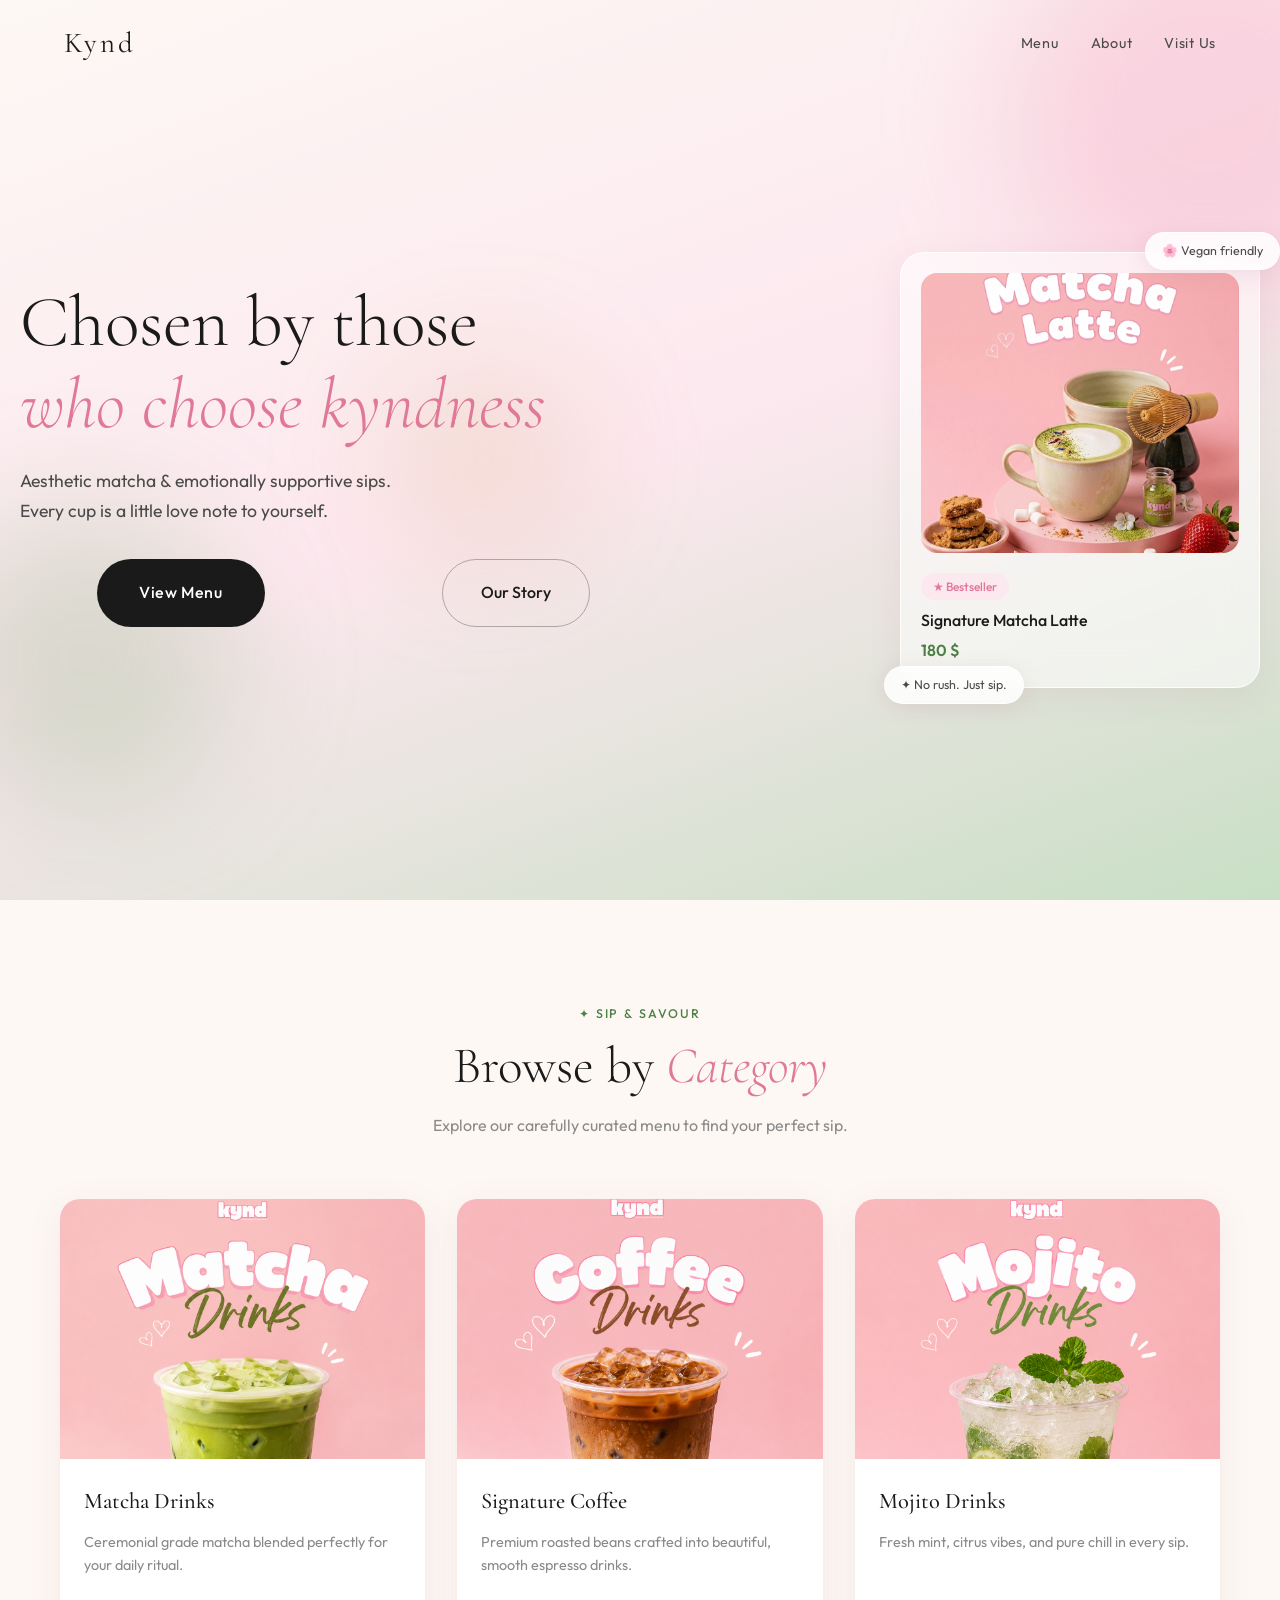
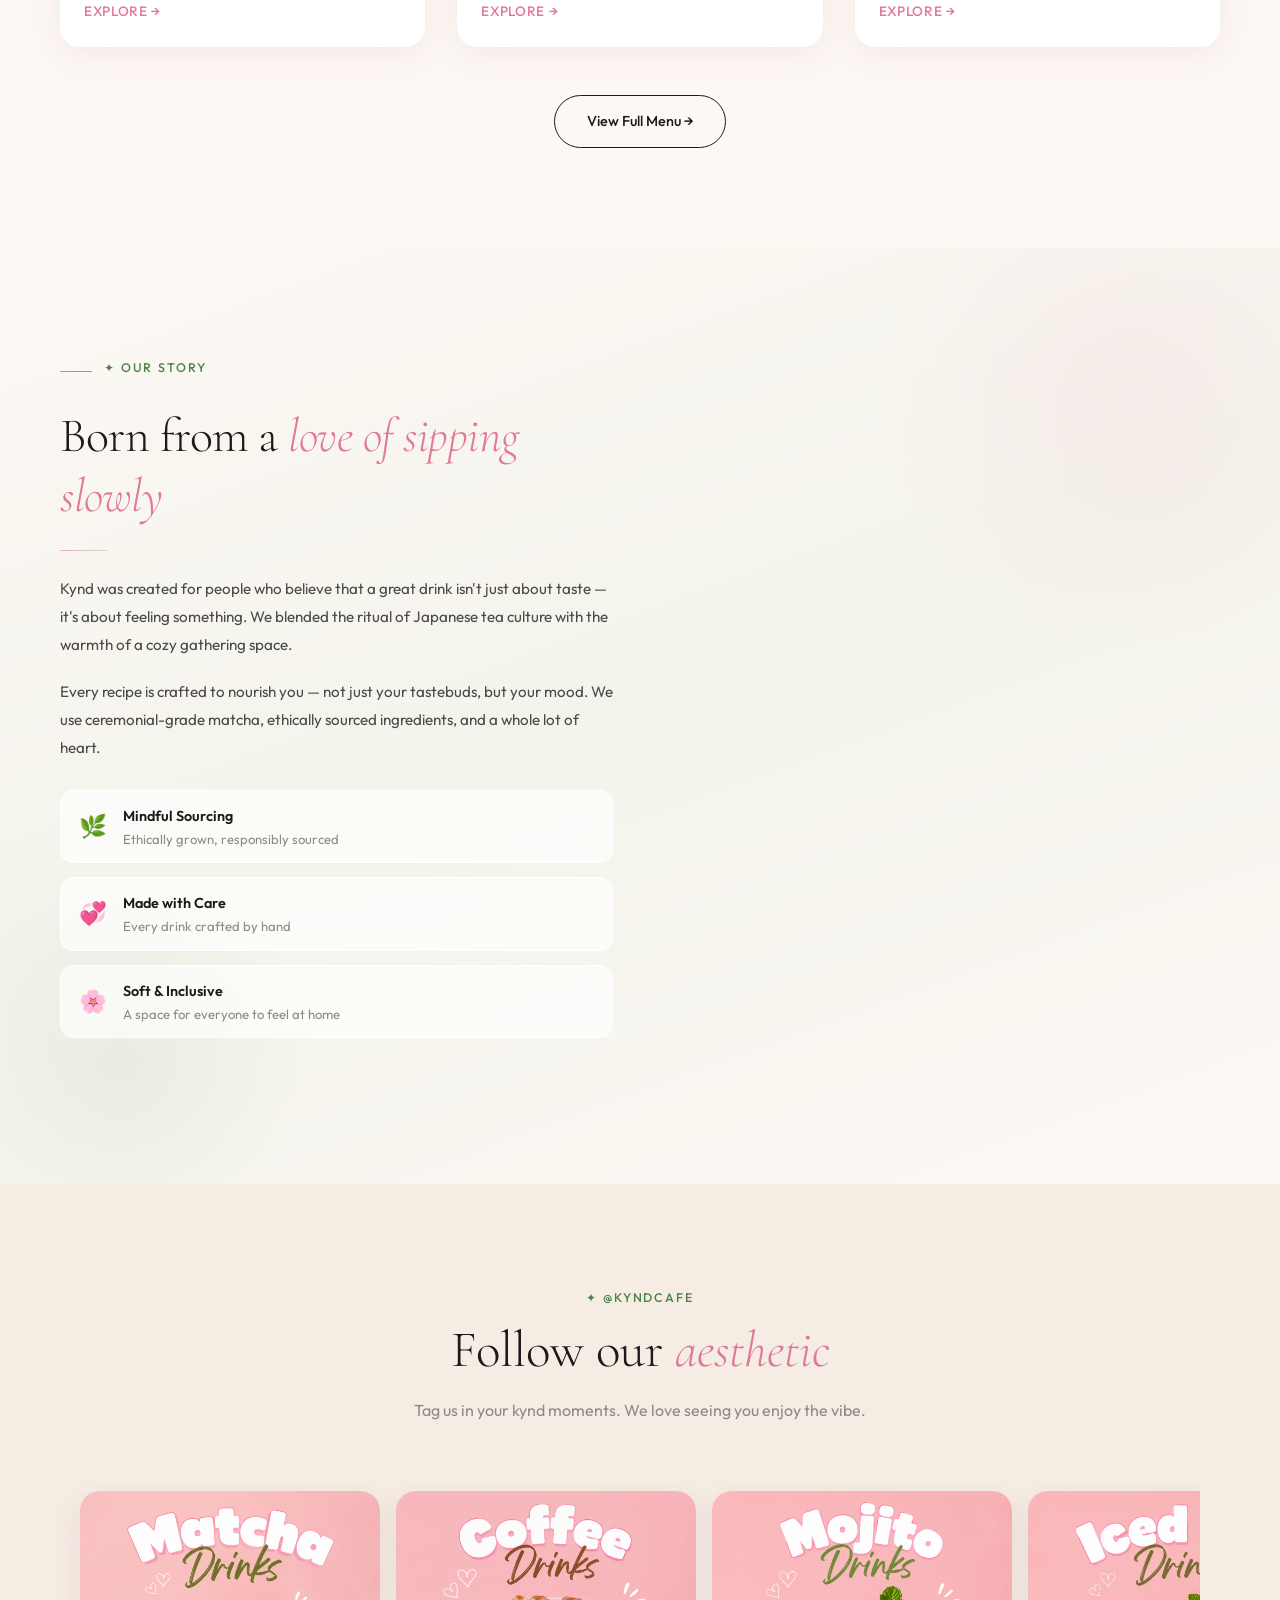
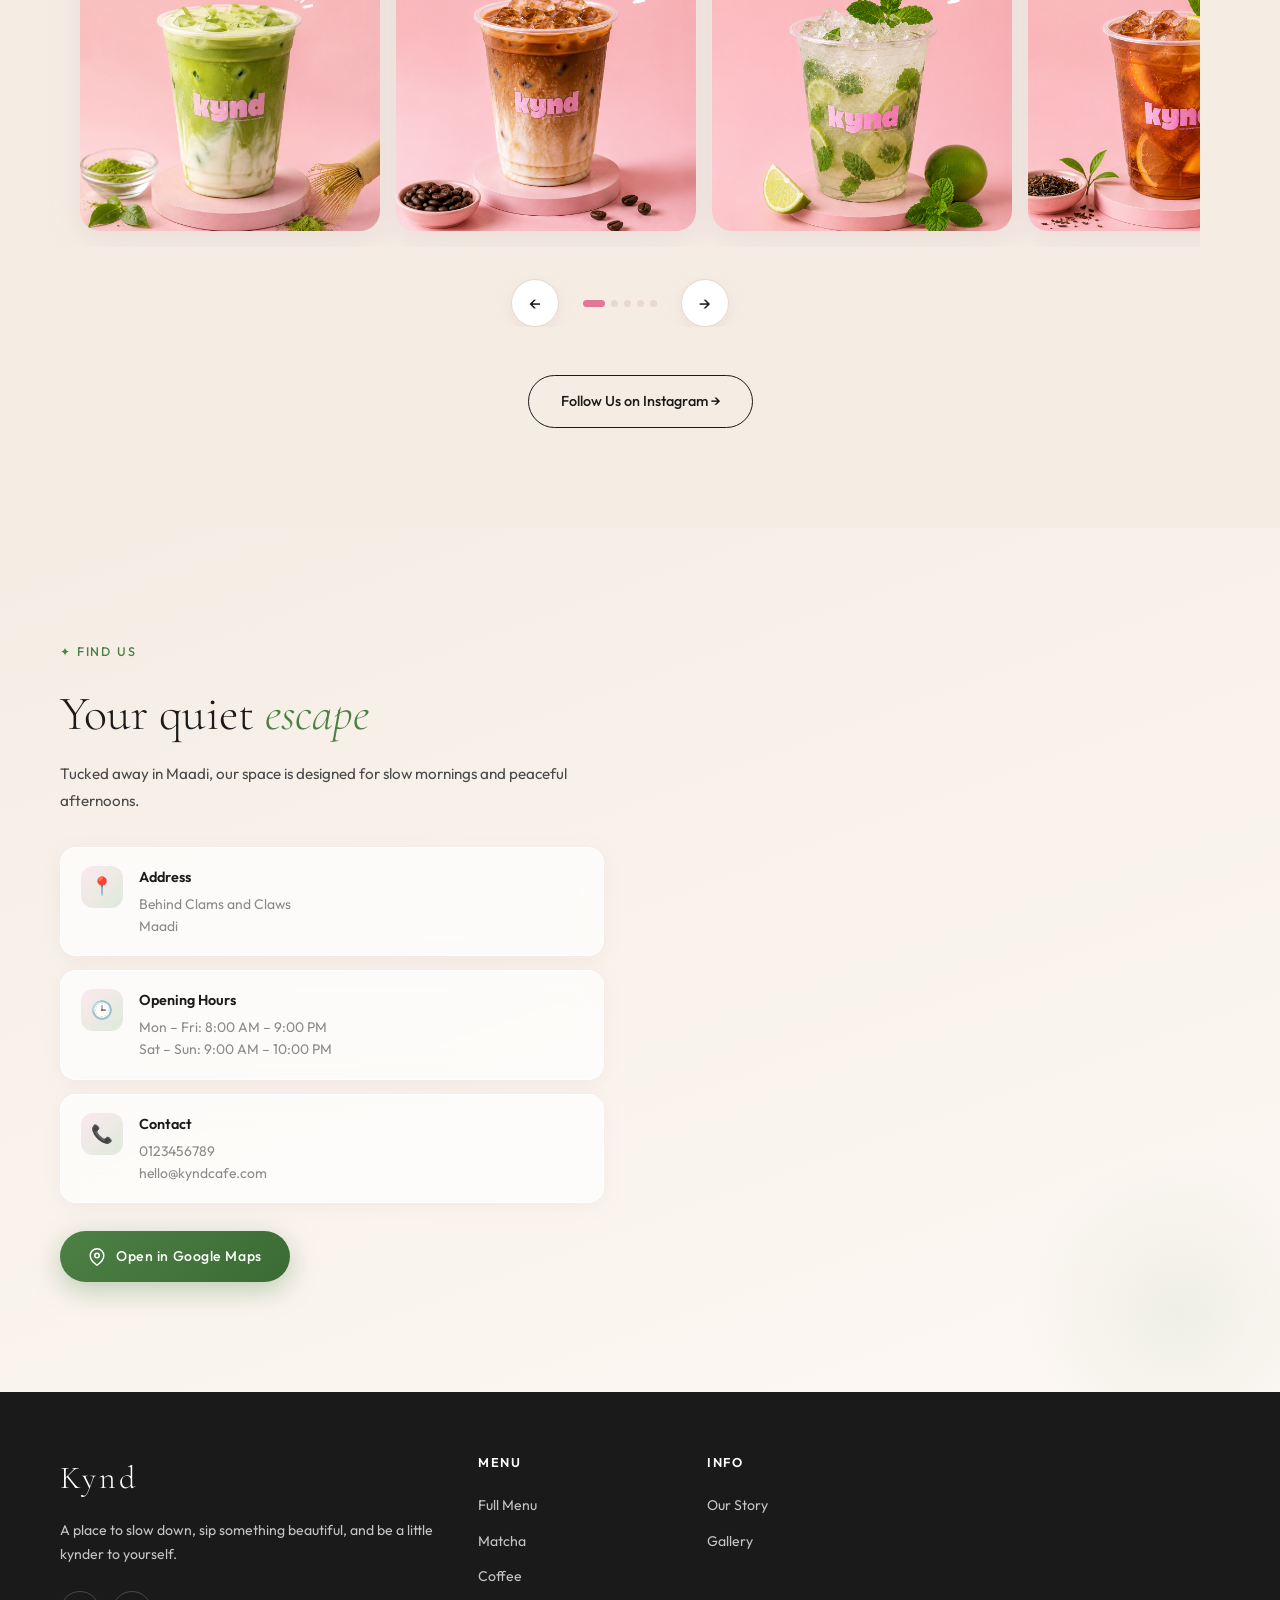
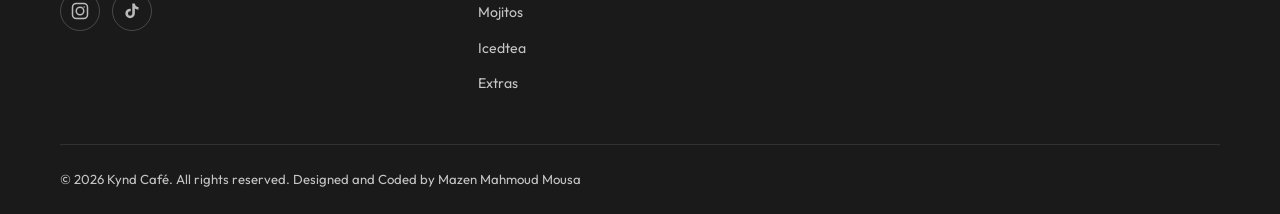
<file: index.html>
<!DOCTYPE html>
<html lang="en">
<head>
  <meta charset="UTF-8" />
  <meta name="viewport" content="width=device-width, initial-scale=1.0" />
  <meta name="description" content="Kynd Café — Aesthetic matcha & emotionally supportive sips. Premium matcha, pink drinks & mindful moments." />
  <title>Kynd Café — Chosen by those who choose kyndness</title>
  <link rel="preconnect" href="https://fonts.googleapis.com" />
  <link rel="preconnect" href="https://fonts.gstatic.com" crossorigin />
  <link href="https://fonts.googleapis.com/css2?family=Cormorant+Garamond:ital,wght@0,300;0,400;0,600;1,300;1,400&family=Outfit:wght@300;400;500;600&family=Jost:wght@300;400;500&display=swap" rel="stylesheet" />
  <link rel="stylesheet" href="style.css" />
</head>
<body class="home-page">

  <!-- Navbar -->
  <nav id="navbar">
    <div class="nav-container">
      <a href="#" class="nav-logo">Kynd</a>
      <ul class="nav-links" id="navLinks">
        <li><a href="menu.html" class="nav-link">Menu</a></li>
        <li><a href="#about" class="nav-link">About</a></li>
        <li><a href="#location" class="nav-link">Visit Us</a></li>
      </ul>
      <button class="hamburger" id="hamburger" aria-label="Open menu">
        <span></span><span></span><span></span>
      </button>
    </div>
  </nav>

  <!-- Mobile Menu -->
  <div class="mobile-menu" id="mobileMenu">
    <button class="mobile-close" id="mobileClose">✕</button>
    <ul>
      <li><a href="menu.html" class="mobile-link">Menu</a></li>
      <li><a href="#about" class="mobile-link">About</a></li>
      <li><a href="#location" class="mobile-link">Visit Us</a></li>
    </ul>
  </div>
  <div class="menu-overlay" id="menuOverlay"></div>

  <!-- Hero Section -->
  <section id="hero">
    <div class="hero-blobs">
      <div class="blob blob-1"></div>
      <div class="blob blob-2"></div>
      <div class="blob blob-3"></div>
    </div>
    <div class="hero-content">
   
      <h1 class="hero-title reveal">
        Chosen by those<br/><em>who choose kyndness</em>
      </h1>
      <p class="hero-sub reveal">Aesthetic matcha & emotionally supportive sips.<br/>Every cup is a little love note to yourself.</p>
      <div class="hero-btns reveal-up" style="animation-delay: 0.4s;">
        <a href="menu.html" class="btn-primary">View Menu</a>
        <a href="#about" class="btn-ghost">Our Story</a>
      </div>

    </div>
    <div class="hero-visual reveal">
      <div class="hero-card glass-card">
        <div class="hero-img-wrap">
          <img src="assets/matcha latte.png" alt="Kynd matcha latte" class="hero-drink-img" onerror="this.style.display='none';this.nextElementSibling.style.display='flex'"/>
          <div class="hero-img-fallback">🍵</div>
        </div>
        <div class="hero-card-label">
          <span class="label-tag">★ Bestseller</span>
          <p class="label-name">Signature Matcha Latte</p>
          <p class="label-price">180 $</p>
        </div>
      </div>
      <div class="floating-pill pill-1">🌸 Vegan friendly</div>
      <div class="floating-pill pill-2">✦ No rush. Just sip.</div>
    </div>
    </div>
  </section>

  <!-- Categories Section -->
  <section id="categories" class="section">
    <div class="container">
      <div class="section-header reveal">
        <span class="section-label">✦ Sip & Savour</span>
        <h2>Browse by <em>Category</em></h2>
        <p>Explore our carefully curated menu to find your perfect sip.</p>
      </div>
      <div class="category-cards-grid">
        <!-- Category 1 -->
        <a href="matcha.html" class="cat-card-large reveal" data-delay="0">
          <div class="cat-card-img-wrap">
            <img src="assets/matcha1.png" alt="Matcha Drinks" class="cat-card-img" />
          </div>
          <div class="cat-card-content">
            <h3>Matcha Drinks</h3>
            <p>Ceremonial grade matcha blended perfectly for your daily ritual.</p>
            <span class="cat-cta">Explore →</span>
          </div>
        </a>
        <!-- Category 2 -->
        <a href="coffee.html" class="cat-card-large reveal" data-delay="100">
          <div class="cat-card-img-wrap">
            <img src="assets/coffee.png" alt="Signature Coffee" class="cat-card-img" />
          </div>
          <div class="cat-card-content">
            <h3>Signature Coffee</h3>
            <p>Premium roasted beans crafted into beautiful, smooth espresso drinks.</p>
            <span class="cat-cta">Explore →</span>
          </div>
        </a>
        <!-- Category 3 -->
        <a href="mojitos.html" class="cat-card-large reveal" data-delay="200">
          <div class="cat-card-img-wrap">
            <img src="assets/mojito.png" alt="Refreshers & Fruit Drinks" class="cat-card-img" />
          </div>
          <div class="cat-card-content">
            <h3>Mojito Drinks</h3>
            <p>Fresh mint, citrus vibes, and pure chill in every sip.</p>
            <span class="cat-cta">Explore →</span>
          </div>
        </a>
      </div>
      <div class="center-btn reveal">
        <a href="menu.html" class="btn-outline">View Full Menu →</a>
      </div>
    </div>
  </section>



  <!-- About Section -->
  <section id="about" class="section">
    <div class="container">
      <div class="about-grid">
        <div class="about-visual reveal">
         
    
          
        <div class="about-text reveal">
          <div class="about-eyebrow">
            <div class="about-eyebrow-line"></div>
            <span class="section-label">✦ Our Story</span>
          </div>
          <h2>Born from a <em>love of sipping slowly</em></h2>
          <div class="about-divider"></div>
          <p class="about-p">Kynd was created for people who believe that a great drink isn't just about taste — it's about feeling something. We blended the ritual of Japanese tea culture with the warmth of a cozy gathering space.</p>
          <p class="about-p">Every recipe is crafted to nourish you — not just your tastebuds, but your mood. We use ceremonial-grade matcha, ethically sourced ingredients, and a whole lot of heart.</p>
          <div class="about-values">
            <div class="value-item">
              <span class="value-icon">🌿</span>
              <div>
                <strong>Mindful Sourcing</strong>
                <p>Ethically grown, responsibly sourced</p>
              </div>
            </div>
            <div class="value-item">
              <span class="value-icon">💞</span>
              <div>
                <strong>Made with Care</strong>
                <p>Every drink crafted by hand</p>
              </div>
            </div>
            <div class="value-item">
              <span class="value-icon">🌸</span>
              <div>
                <strong>Soft & Inclusive</strong>
                <p>A space for everyone to feel at home</p>
              </div>
            </div>
          </div>
        </div>
      </div>
    </div>
  </section>

  <!-- Gallery Section -->
  <section id="gallery" class="section bg-soft">
    <div class="container">
      <div class="section-header reveal">
        <span class="section-label">✦ @kyndcafe</span>
        <h2>Follow our <em>aesthetic</em></h2>
        <p>Tag us in your kynd moments. We love seeing you enjoy the vibe.</p>
      </div>
      <div class="gallery-carousel-wrap">
        <div class="gallery-track-outer">
          <div class="gallery-track" id="galleryTrack">
            <div class="gallery-slide">
              <img src="assets/matcha1.png" alt="Cafe Interior" class="gal-img" draggable="false"/>
            </div>
            <div class="gallery-slide">
              <img src="assets/coffee.png" alt="Matcha Drink" class="gal-img" draggable="false"/>
            </div>
            <div class="gallery-slide">
              <img src="assets/mojito.png" alt="Coffee Aesthetic" class="gal-img" draggable="false"/>
            </div>
            <div class="gallery-slide">
              <img src="assets/icedtea.png" alt="Lifestyle" class="gal-img" draggable="false"/>
            </div>
            <div class="gallery-slide">
              <img src="assets/extras.png" alt="Dessert" class="gal-img" draggable="false"/>
            </div>
          
          </div>
        </div>
        <div class="gallery-controls">
          <button class="gallery-arrow" id="galPrev" aria-label="Previous">&#8592;</button>
          <div class="gallery-dots" id="galDots"></div>
          <button class="gallery-arrow" id="galNext" aria-label="Next">&#8594;</button>
        </div>
      </div>
      <div class="center-btn reveal">
        <a href="https://www.instagram.com/kyndtheplace/?hl=ar" target="_blank" class="btn-outline">Follow Us on Instagram →</a>
      </div>
    </div>
  </section>

  <!-- Location & Hours Section -->
  <section id="location" class="section">
    <div class="container">
      <div class="location-grid">
        <div class="location-text reveal">
          <span class="section-label">✦ Find Us</span>
          <h2>Your quiet <em>escape</em></h2>
          <p>Tucked away in Maadi, our space is designed for slow mornings and peaceful afternoons.</p>
          
          <div class="location-details">
            <div class="loc-item">
              <div class="loc-icon-wrap">📍</div>
              <div>
                <strong>Address</strong>
                <p>Behind Clams and Claws<br/>Maadi</p>
              </div>
            </div>
            <div class="loc-item">
              <div class="loc-icon-wrap">🕒</div>
              <div>
                <strong>Opening Hours</strong>
                <p>Mon – Fri: 8:00 AM – 9:00 PM<br/>Sat – Sun: 9:00 AM – 10:00 PM</p>
              </div>
            </div>
            <div class="loc-item">
              <div class="loc-icon-wrap">📞</div>
              <div>
                <strong>Contact</strong>
                <p>0123456789<br/>hello@kyndcafe.com</p>
              </div>
            </div>
          </div>

          <a href="https://www.google.com/maps?q=Clams+and+Claws+Maadi,+36,+213,+Degla+Square,+Maadi,+Cairo+Governorate&ftid=0x14583931e5510851:0x6dfaa4e9c44c4610&entry=gps&shh=CAE&lucs=,94297699,94284508,94231188,94280568,47071704,94218641,94282134,94286869&g_ep=CAISEjI1LjQ5LjkuODM4ODk5MTgzMBgAINeCAypILDk0Mjk3Njk5LDk0Mjg0NTA4LDk0MjMxMTg4LDk0MjgwNTY4LDQ3MDcxNzA0LDk0MjE4NjQxLDk0MjgyMTM0LDk0Mjg2ODY5QgJFRw%3D%3D&skid=83ca225a-4a42-46ee-9389-f63403f729da&g_st=ic" target="_blank" rel="noopener" class="btn-map">
            <svg viewBox="0 0 24 24" fill="none" stroke="currentColor" stroke-width="2" stroke-linecap="round" stroke-linejoin="round">
              <path d="M21 10c0 7-9 13-9 13s-9-6-9-13a9 9 0 0 1 18 0z"/>
              <circle cx="12" cy="10" r="3"/>
            </svg>
            Open in Google Maps
          </a>
        </div>
      </div>
    </div>
  </section>



  <!-- Footer -->
  <footer id="contact">
    <div class="container">
      <div class="footer-grid">
        <div class="footer-brand">
          <div class="footer-logo">Kynd</div>
          <p>A place to slow down, sip something beautiful, and be a little kynder to yourself.</p>
          <div class="social-links">
            <a href="https://www.instagram.com/kyndtheplace/?hl=ar" class="social-btn" aria-label="Instagram">
              <svg viewBox="0 0 24 24" fill="none" stroke="currentColor" stroke-width="2"><rect x="2" y="2" width="20" height="20" rx="5"/><circle cx="12" cy="12" r="5"/><circle cx="17.5" cy="6.5" r="1" fill="currentColor" stroke="none"/></svg>
            </a>
            <a href="#" class="social-btn" aria-label="TikTok">
              <svg viewBox="0 0 24 24" fill="currentColor"><path d="M19.59 6.69a4.83 4.83 0 01-3.77-4.25V2h-3.45v13.67a2.89 2.89 0 01-2.88 2.5 2.89 2.89 0 01-2.89-2.89 2.89 2.89 0 012.89-2.89c.28 0 .54.04.79.1V9.01a6.32 6.32 0 00-.79-.05 6.34 6.34 0 00-6.34 6.34 6.34 6.34 0 006.34 6.34 6.34 6.34 0 006.33-6.34V8.69a8.18 8.18 0 004.78 1.52V6.77a4.85 4.85 0 01-1.01-.08z"/></svg>
            </a>
          </div>
        </div>
        <div class="footer-col">
          <h4>Menu</h4>
          <ul>
            <li><a href="menu.html">Full Menu</a></li>
            <li><a href="matcha.html">Matcha</a></li>
            <li><a href="coffee.html">Coffee</a></li>
            <li><a href="mojitos.html">Mojitos</a></li>
            <li><a href="icedtea.html">Icedtea</a></li>
            <li><a href="extras.html">Extras</a></li>


          </ul>
        </div>
        <div class="footer-col">
          <h4>Info</h4>
          <ul>
            <li><a href="#about">Our Story</a></li>
            <li><a href="#gallery">Gallery</a></li>
          </ul>
        </div>
      </div>
      <div class="footer-bottom">
        <p>© 2026 Kynd Café. All rights reserved. Designed and Coded by Mazen Mahmoud Mousa</p>
      
      </div>
    </div>
  </footer>

  <script src="main.js"></script>
</body>
</html>
</file>
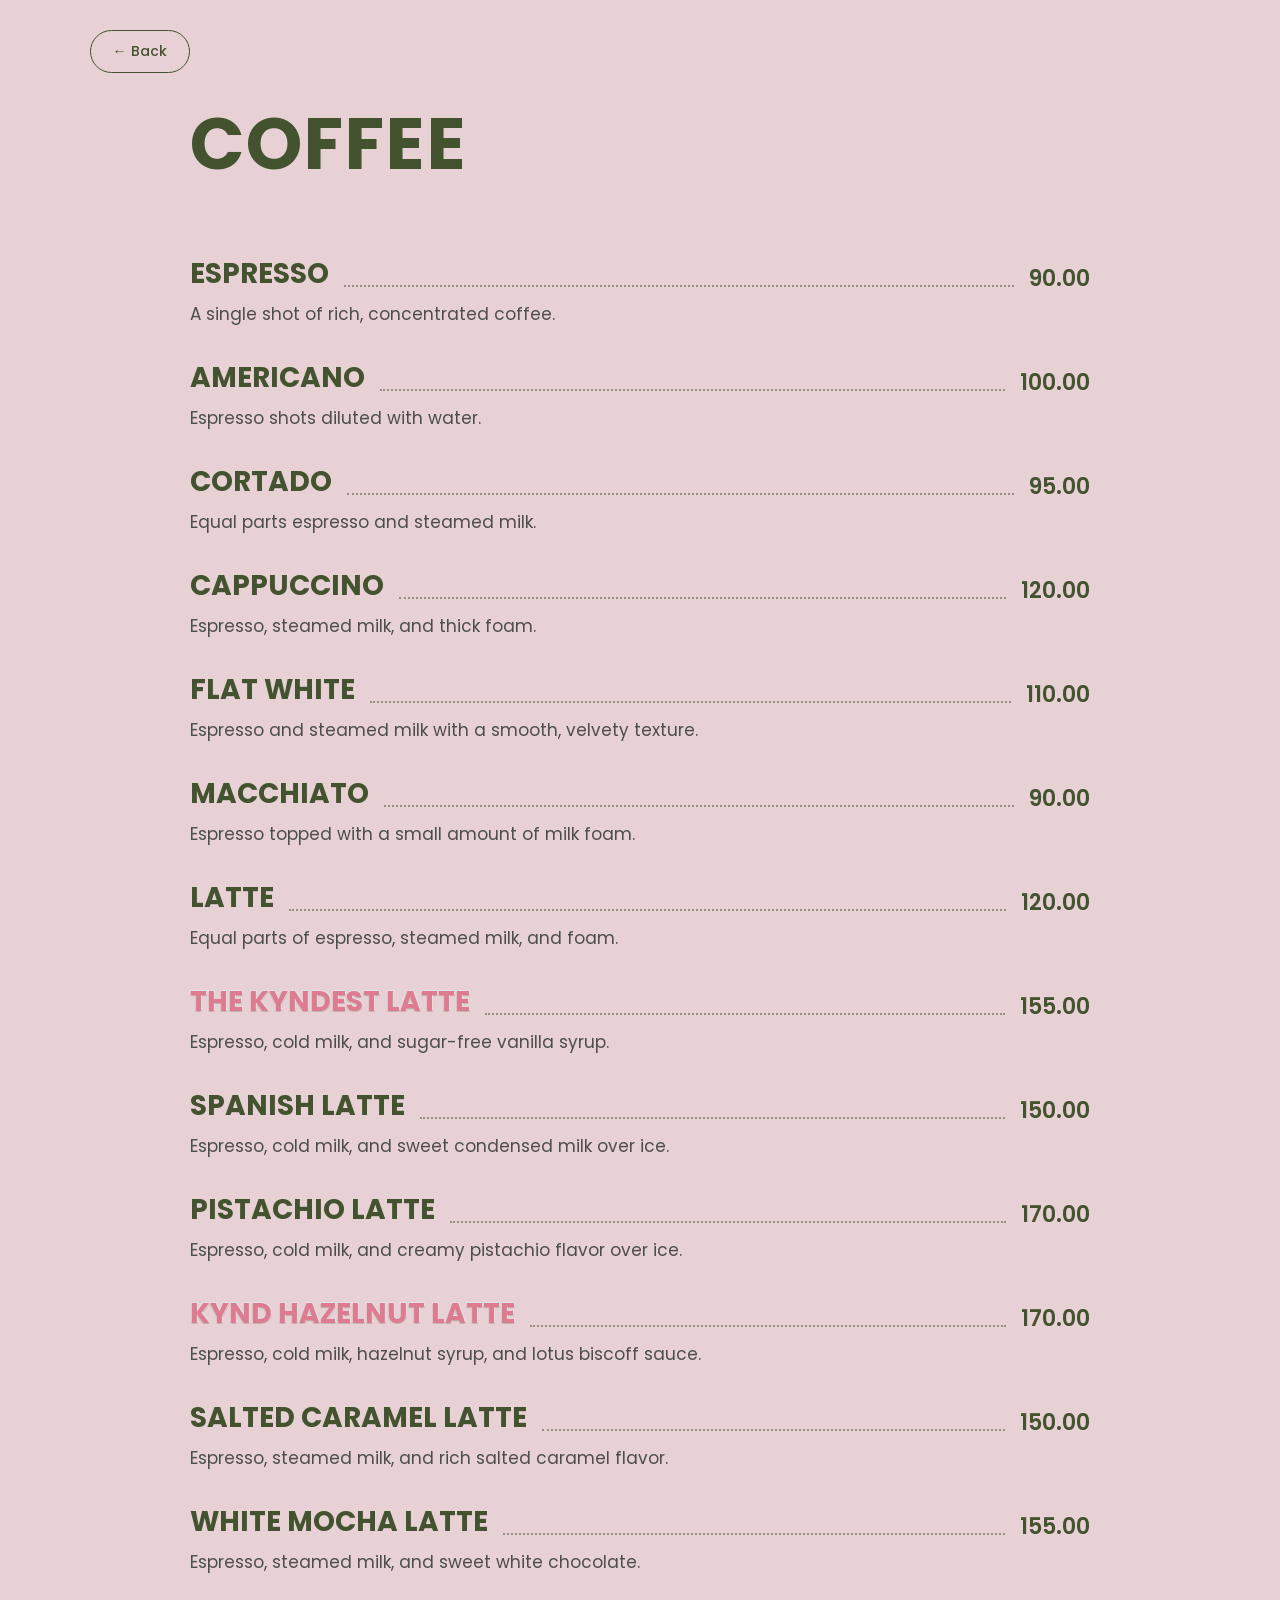
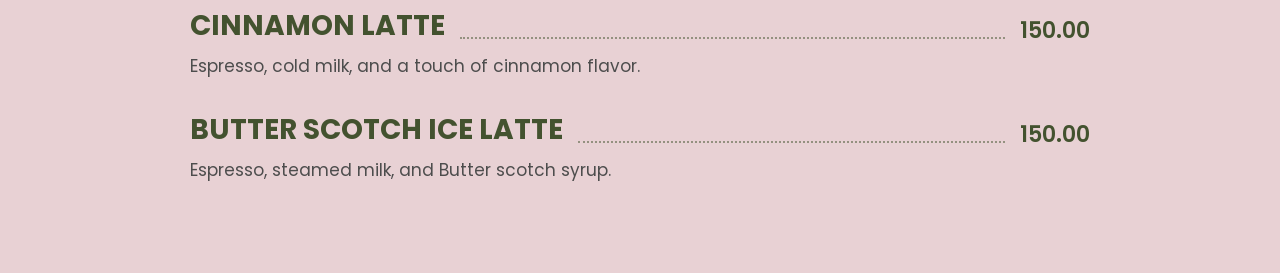
<file: coffee.html>
<!DOCTYPE html>
<html lang="en">
<head>
<meta charset="UTF-8" />
<meta name="viewport" content="width=device-width, initial-scale=1.0"/>

<title>KYND Coffee Menu</title>

<link rel="preconnect" href="https://fonts.googleapis.com">
<link rel="preconnect" href="https://fonts.gstatic.com" crossorigin>

<link href="https://fonts.googleapis.com/css2?family=Poppins:wght@300;400;500;600;700&display=swap" rel="stylesheet">

<style>

*{
    margin:0;
    padding:0;
    box-sizing:border-box;
}

body{
    font-family:'Poppins',sans-serif;
    background:#e8d1d4;
    min-height:100vh;
    color:#43522f;
    overflow-x:hidden;
}

.matcha-page{
    width:100%;
    min-height:100vh;
    padding:90px 7%;
    position:relative;
}

.top-back{
    position:absolute;
    top:30px;
    left:7%;
    text-decoration:none;
    color:#43522f;
    border:1.5px solid #43522f;
    padding:10px 22px;
    border-radius:999px;
    font-size:14px;
    font-weight:500;
    transition:.3s ease;
    backdrop-filter:blur(10px);
}

.top-back:hover{
    background:#43522f;
    color:#fff;
}

.menu-container{
    width:100%;
    max-width:900px;
    margin:auto;
}

.menu-title{
    font-size:72px;
    font-weight:700;
    letter-spacing:2px;
    margin-bottom:55px;
    color:#43522f;
}

.menu-list{
    display:flex;
    flex-direction:column;
    gap:30px;
}

.menu-item{
    width:100%;
}

.item-top{
    display:flex;
    align-items:flex-end;
    gap:15px;
}

.item-name{
    font-size:28px;
    font-weight:700;
    white-space:nowrap;
    color:#43522f;
}

.line{
    flex:1;
    border-bottom:2px dotted rgba(67,82,47,.5);
    transform:translateY(-8px);
}

.price{
    font-size:22px;
    font-weight:600;
    color:#43522f;
}

.desc{
    margin-top:6px;
    font-size:17px;
    color:#4d4d4d;
    font-weight:400;
}

.special{
    color:#dd7b90;
    text-shadow:
        -1px -1px 0 #ffffff20,
        1px -1px 0 #e0e0e0,
        -1px 1px 0 #43522f20,
        1px 1px 0 #43522f20;
}

@media(max-width:768px){

    .matcha-page{
        padding:110px 22px 70px;
    }

    .top-back{
        left:22px;
        top:25px;
    }

    .menu-title{
        font-size:48px;
        margin-bottom:40px;
    }

    .item-name{
        font-size:20px;
    }

    .price{
        font-size:17px;
    }

    .desc{
        font-size:14px;
        line-height:1.6;
    }

    .line{
        transform:translateY(-5px);
    }

    .menu-list{
        gap:24px;
    }
}

@media(max-width:480px){

    .menu-title{
        font-size:42px;
    }

    .item-name{
        font-size:17px;
    }

    .price{
        font-size:15px;
    }

    .desc{
        font-size:13px;
    }

}

</style>
</head>

<body>

<section class="matcha-page">

    <a href="menu.html" class="top-back">
        ← Back
    </a>

    <div class="menu-container">

        <h1 class="menu-title">COFFEE</h1>

        <div class="menu-list">

            <div class="menu-item">
                <div class="item-top">
                    <h2 class="item-name">ESPRESSO</h2>
                    <div class="line"></div>
                    <span class="price">90.00</span>
                </div>
                <p class="desc">A single shot of rich, concentrated coffee.</p>
            </div>

            <div class="menu-item">
                <div class="item-top">
                    <h2 class="item-name">AMERICANO</h2>
                    <div class="line"></div>
                    <span class="price">100.00</span>
                </div>
                <p class="desc">Espresso shots diluted with water.</p>
            </div>

            <div class="menu-item">
                <div class="item-top">
                    <h2 class="item-name">CORTADO</h2>
                    <div class="line"></div>
                    <span class="price">95.00</span>
                </div>
                <p class="desc">Equal parts espresso and steamed milk.</p>
            </div>

            <div class="menu-item">
                <div class="item-top">
                    <h2 class="item-name">CAPPUCCINO</h2>
                    <div class="line"></div>
                    <span class="price">120.00</span>
                </div>
                <p class="desc">Espresso, steamed milk, and thick foam.</p>
            </div>

            <div class="menu-item">
                <div class="item-top">
                    <h2 class="item-name">FLAT WHITE</h2>
                    <div class="line"></div>
                    <span class="price">110.00</span>
                </div>
                <p class="desc">Espresso and steamed milk with a smooth, velvety texture.</p>
            </div>

            <div class="menu-item">
                <div class="item-top">
                    <h2 class="item-name">MACCHIATO</h2>
                    <div class="line"></div>
                    <span class="price">90.00</span>
                </div>
                <p class="desc">Espresso topped with a small amount of milk foam.</p>
            </div>

            <div class="menu-item">
                <div class="item-top">
                    <h2 class="item-name">LATTE</h2>
                    <div class="line"></div>
                    <span class="price">120.00</span>
                </div>
                <p class="desc">Equal parts of espresso, steamed milk, and foam.</p>
            </div>

            <div class="menu-item">
                <div class="item-top">
                    <h2 class="item-name special">THE KYNDEST LATTE</h2>
                    <div class="line"></div>
                    <span class="price">155.00</span>
                </div>
                <p class="desc">Espresso, cold milk, and sugar-free vanilla syrup.</p>
            </div>

            <div class="menu-item">
                <div class="item-top">
                    <h2 class="item-name">SPANISH LATTE</h2>
                    <div class="line"></div>
                    <span class="price">150.00</span>
                </div>
                <p class="desc">Espresso, cold milk, and sweet condensed milk over ice.</p>
            </div>

            <div class="menu-item">
                <div class="item-top">
                    <h2 class="item-name">PISTACHIO LATTE</h2>
                    <div class="line"></div>
                    <span class="price">170.00</span>
                </div>
                <p class="desc">Espresso, cold milk, and creamy pistachio flavor over ice.</p>
            </div>

            <div class="menu-item">
                <div class="item-top">
                    <h2 class="item-name special">KYND HAZELNUT LATTE</h2>
                    <div class="line"></div>
                    <span class="price">170.00</span>
                </div>
                <p class="desc">Espresso, cold milk, hazelnut syrup, and lotus biscoff sauce.</p>
            </div>

            <div class="menu-item">
                <div class="item-top">
                    <h2 class="item-name">SALTED CARAMEL LATTE</h2>
                    <div class="line"></div>
                    <span class="price">150.00</span>
                </div>
                <p class="desc">Espresso, steamed milk, and rich salted caramel flavor.</p>
            </div>

            <div class="menu-item">
                <div class="item-top">
                    <h2 class="item-name">WHITE MOCHA LATTE</h2>
                    <div class="line"></div>
                    <span class="price">155.00</span>
                </div>
                <p class="desc">Espresso, steamed milk, and sweet white chocolate.</p>
            </div>

            <div class="menu-item">
                <div class="item-top">
                    <h2 class="item-name">CINNAMON LATTE</h2>
                    <div class="line"></div>
                    <span class="price">150.00</span>
                </div>
                <p class="desc">Espresso, cold milk, and a touch of cinnamon flavor.</p>
            </div>

            <div class="menu-item">
                <div class="item-top">
                    <h2 class="item-name">BUTTER SCOTCH ICE LATTE</h2>
                    <div class="line"></div>
                    <span class="price">150.00</span>
                </div>
                <p class="desc">Espresso, steamed milk, and Butter scotch syrup.</p>
            </div>

        </div>

    </div>

</section>

</body>
</html>
</file>
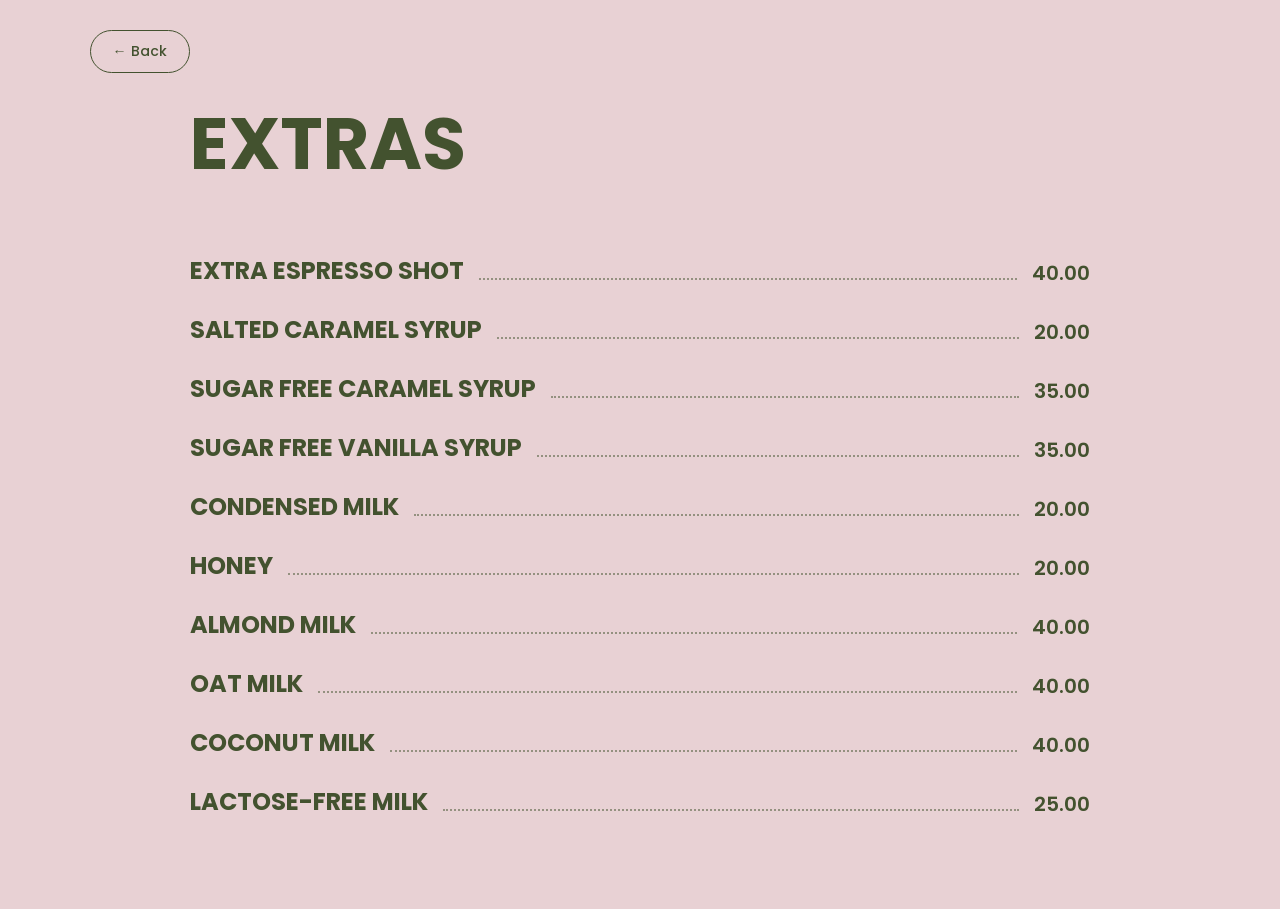
<file: extras.html>
<!DOCTYPE html>
<html lang="en">
<head>
<meta charset="UTF-8" />
<meta name="viewport" content="width=device-width, initial-scale=1.0"/>

<title>EXTRAS</title>

<link rel="preconnect" href="https://fonts.googleapis.com">
<link rel="preconnect" href="https://fonts.gstatic.com" crossorigin>

<link href="https://fonts.googleapis.com/css2?family=Poppins:wght@300;400;500;600;700&display=swap" rel="stylesheet">

<style>

*{
    margin:0;
    padding:0;
    box-sizing:border-box;
}

body{
    font-family:'Poppins',sans-serif;
    background:#e8d1d4;
    min-height:100vh;
    color:#43522f;
}

.matcha-page{
    width:100%;
    min-height:100vh;
    padding:90px 7%;
}

.top-back{
    position:absolute;
    top:30px;
    left:7%;
    text-decoration:none;
    color:#43522f;
    border:1.5px solid #43522f;
    padding:10px 22px;
    border-radius:999px;
    font-size:14px;
    font-weight:500;
}

.menu-container{
    width:100%;
    max-width:900px;
    margin:auto;
}

.menu-title{
    font-size:72px;
    font-weight:700;
    margin-bottom:55px;
}

.menu-list{
    display:flex;
    flex-direction:column;
    gap:24px;
}

.item-top{
    display:flex;
    align-items:flex-end;
    gap:15px;
}

.item-name{
    font-size:24px;
    font-weight:700;
    white-space:nowrap;
}

.line{
    flex:1;
    border-bottom:2px dotted rgba(67,82,47,.5);
    transform:translateY(-8px);
}

.price{
    font-size:20px;
    font-weight:600;
}

@media(max-width:768px){

    .menu-title{
        font-size:48px;
    }

    .item-name{
        font-size:18px;
    }

    .price{
        font-size:16px;
    }
}

</style>
</head>

<body>

<section class="matcha-page">

<a href="menu.html" class="top-back">← Back</a>

<div class="menu-container">

<h1 class="menu-title">EXTRAS</h1>

<div class="menu-list">

<div class="menu-item">
<div class="item-top">
<h2 class="item-name">EXTRA ESPRESSO SHOT</h2>
<div class="line"></div>
<span class="price">40.00</span>
</div>
</div>

<div class="menu-item">
<div class="item-top">
<h2 class="item-name">SALTED CARAMEL SYRUP</h2>
<div class="line"></div>
<span class="price">20.00</span>
</div>
</div>

<div class="menu-item">
<div class="item-top">
<h2 class="item-name">SUGAR FREE CARAMEL SYRUP</h2>
<div class="line"></div>
<span class="price">35.00</span>
</div>
</div>

<div class="menu-item">
<div class="item-top">
<h2 class="item-name">SUGAR FREE VANILLA SYRUP</h2>
<div class="line"></div>
<span class="price">35.00</span>
</div>
</div>

<div class="menu-item">
<div class="item-top">
<h2 class="item-name">CONDENSED MILK</h2>
<div class="line"></div>
<span class="price">20.00</span>
</div>
</div>

<div class="menu-item">
<div class="item-top">
<h2 class="item-name">HONEY</h2>
<div class="line"></div>
<span class="price">20.00</span>
</div>
</div>

<div class="menu-item">
<div class="item-top">
<h2 class="item-name">ALMOND MILK</h2>
<div class="line"></div>
<span class="price">40.00</span>
</div>
</div>

<div class="menu-item">
<div class="item-top">
<h2 class="item-name">OAT MILK</h2>
<div class="line"></div>
<span class="price">40.00</span>
</div>
</div>

<div class="menu-item">
<div class="item-top">
<h2 class="item-name">COCONUT MILK</h2>
<div class="line"></div>
<span class="price">40.00</span>
</div>
</div>

<div class="menu-item">
<div class="item-top">
<h2 class="item-name">LACTOSE-FREE MILK</h2>
<div class="line"></div>
<span class="price">25.00</span>
</div>
</div>

</div>

</div>

</section>

</body>
</html>
</file>
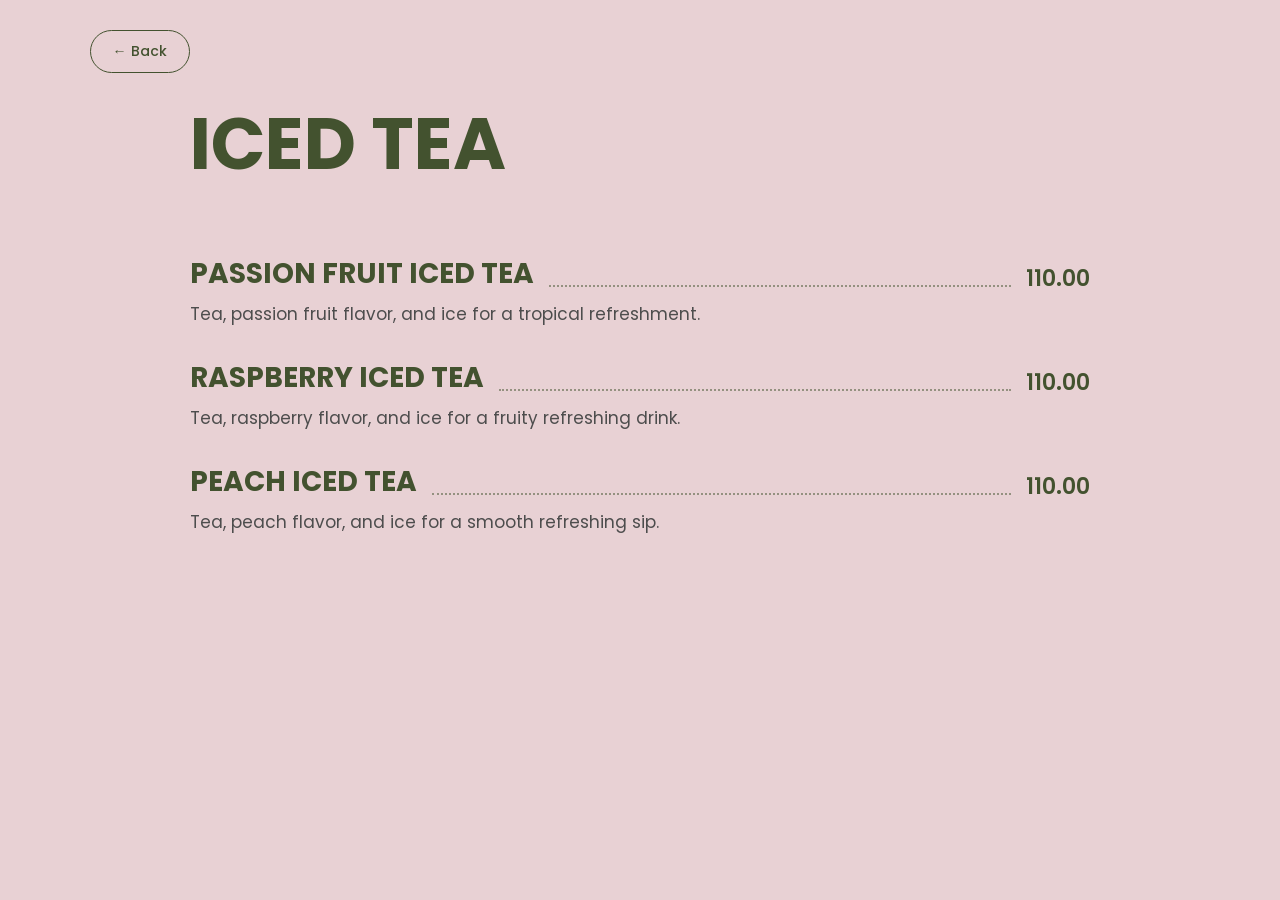
<file: icedtea.html>
<!DOCTYPE html>
<html lang="en">
<head>
<meta charset="UTF-8" />
<meta name="viewport" content="width=device-width, initial-scale=1.0"/>

<title>ICED TEA</title>

<link rel="preconnect" href="https://fonts.googleapis.com">
<link rel="preconnect" href="https://fonts.gstatic.com" crossorigin>

<link href="https://fonts.googleapis.com/css2?family=Poppins:wght@300;400;500;600;700&display=swap" rel="stylesheet">

<style>

*{
    margin:0;
    padding:0;
    box-sizing:border-box;
}

body{
    font-family:'Poppins',sans-serif;
    background:#e8d1d4;
    min-height:100vh;
    color:#43522f;
}

.matcha-page{
    width:100%;
    min-height:100vh;
    padding:90px 7%;
}

.top-back{
    position:absolute;
    top:30px;
    left:7%;
    text-decoration:none;
    color:#43522f;
    border:1.5px solid #43522f;
    padding:10px 22px;
    border-radius:999px;
    font-size:14px;
    font-weight:500;
}

.menu-container{
    width:100%;
    max-width:900px;
    margin:auto;
}

.menu-title{
    font-size:72px;
    font-weight:700;
    margin-bottom:55px;
}

.menu-list{
    display:flex;
    flex-direction:column;
    gap:30px;
}

.item-top{
    display:flex;
    align-items:flex-end;
    gap:15px;
}

.item-name{
    font-size:28px;
    font-weight:700;
    white-space:nowrap;
}

.line{
    flex:1;
    border-bottom:2px dotted rgba(67,82,47,.5);
    transform:translateY(-8px);
}

.price{
    font-size:22px;
    font-weight:600;
}

.desc{
    margin-top:6px;
    font-size:17px;
    color:#4d4d4d;
}

@media(max-width:768px){

    .menu-title{
        font-size:48px;
    }

    .item-name{
        font-size:20px;
    }

    .price{
        font-size:17px;
    }

    .desc{
        font-size:14px;
    }
}

</style>
</head>

<body>

<section class="matcha-page">

<a href="menu.html" class="top-back">← Back</a>

<div class="menu-container">

<h1 class="menu-title">ICED TEA</h1>

<div class="menu-list">

<div class="menu-item">
<div class="item-top">
<h2 class="item-name">PASSION FRUIT ICED TEA</h2>
<div class="line"></div>
<span class="price">110.00</span>
</div>
<p class="desc">Tea, passion fruit flavor, and ice for a tropical refreshment.</p>
</div>

<div class="menu-item">
<div class="item-top">
<h2 class="item-name">RASPBERRY ICED TEA</h2>
<div class="line"></div>
<span class="price">110.00</span>
</div>
<p class="desc">Tea, raspberry flavor, and ice for a fruity refreshing drink.</p>
</div>

<div class="menu-item">
<div class="item-top">
<h2 class="item-name">PEACH ICED TEA</h2>
<div class="line"></div>
<span class="price">110.00</span>
</div>
<p class="desc">Tea, peach flavor, and ice for a smooth refreshing sip.</p>
</div>

</div>

</div>

</section>

</body>
</html>
</file>
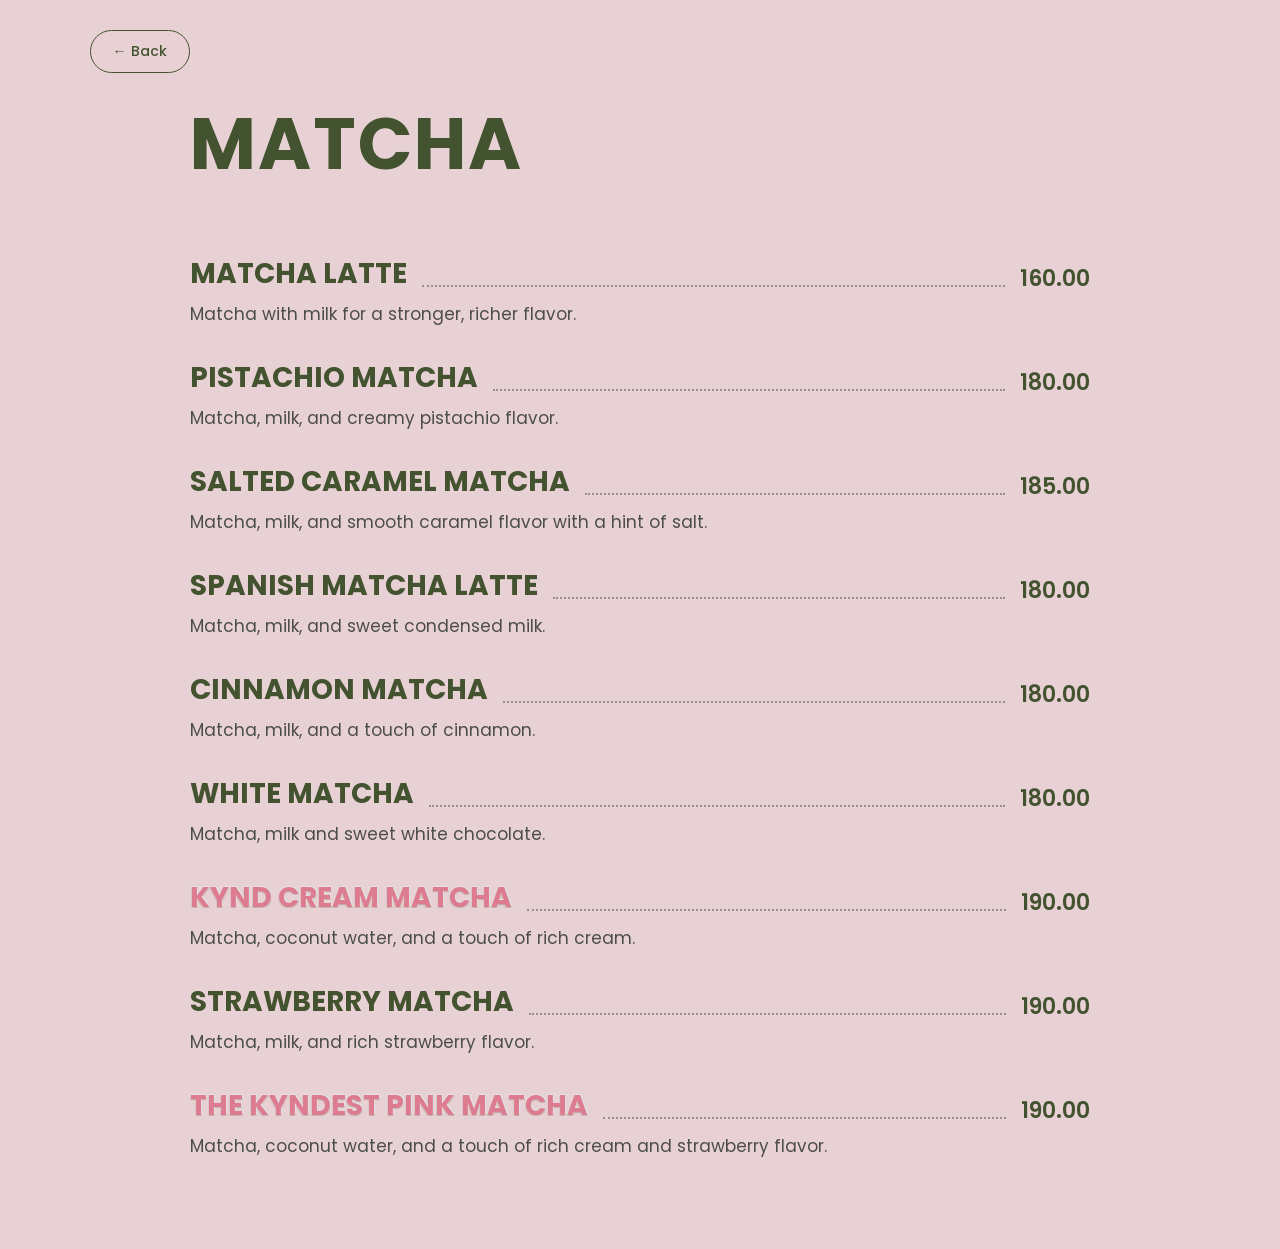
<file: matcha.html>
<!DOCTYPE html>
<html lang="en">
<head>
<meta charset="UTF-8" />
<meta name="viewport" content="width=device-width, initial-scale=1.0"/>

<title>KYND Matcha Menu</title>

<link rel="preconnect" href="https://fonts.googleapis.com">
<link rel="preconnect" href="https://fonts.gstatic.com" crossorigin>

<link href="https://fonts.googleapis.com/css2?family=Poppins:wght@300;400;500;600;700&display=swap" rel="stylesheet">

<style>

*{
    margin:0;
    padding:0;
    box-sizing:border-box;
}

body{
    font-family:'Poppins',sans-serif;
    background:#e8d1d4;
    min-height:100vh;
    color:#43522f;
    overflow-x:hidden;
}

.matcha-page{
    width:100%;
    min-height:100vh;
    padding:90px 7%;
    position:relative;
}

.top-back{
    position:absolute;
    top:30px;
    left:7%;
    text-decoration:none;
    color:#43522f;
    border:1.5px solid #43522f;
    padding:10px 22px;
    border-radius:999px;
    font-size:14px;
    font-weight:500;
    transition:.3s ease;
    backdrop-filter:blur(10px);
}

.top-back:hover{
    background:#43522f;
    color:#fff;
}

.menu-container{
    width:100%;
    max-width:900px;
    margin:auto;
}

.menu-title{
    font-size:72px;
    font-weight:700;
    letter-spacing:2px;
    margin-bottom:55px;
    color:#43522f;
}

.menu-list{
    display:flex;
    flex-direction:column;
    gap:30px;
}

.menu-item{
    width:100%;
}

.item-top{
    display:flex;
    align-items:flex-end;
    gap:15px;
}

.item-name{
    font-size:28px;
    font-weight:700;
    white-space:nowrap;
    color:#43522f;
}

.line{
    flex:1;
    border-bottom:2px dotted rgba(67,82,47,.5);
    transform:translateY(-8px);
}

.price{
    font-size:22px;
    font-weight:600;
    color:#43522f;
}

.desc{
    margin-top:6px;
    font-size:17px;
    color:#4d4d4d;
    font-weight:400;
}

.special{
    color:#dd7b90;
    text-shadow:
        -1px -1px 0 #ffffff20,
        1px -1px 0 #e0e0e0,
        -1px 1px 0 #43522f20,
        1px 1px 0 #43522f20;
}

.bg-shape{
    position:absolute;
    opacity:.08;
    pointer-events:none;
}

.shape1{
    top:120px;
    right:-30px;
    width:180px;
}

.shape2{
    bottom:50px;
    left:-40px;
    width:150px;
}

@media(max-width:768px){

    .matcha-page{
        padding:110px 22px 70px;
    }

    .top-back{
        left:22px;
        top:25px;
    }

    .menu-title{
        font-size:48px;
        margin-bottom:40px;
    }

    .item-name{
        font-size:20px;
    }

    .price{
        font-size:17px;
    }

    .desc{
        font-size:14px;
        line-height:1.6;
    }

    .line{
        transform:translateY(-5px);
    }

    .menu-list{
        gap:24px;
    }
}

@media(max-width:480px){

    .menu-title{
        font-size:42px;
    }

    .item-name{
        font-size:17px;
    }

    .price{
        font-size:15px;
    }

    .desc{
        font-size:13px;
    }

}

</style>
</head>

<body>

<section class="matcha-page">

    <a href="menu.html" class="top-back">
        ← Back
    </a>


    <div class="menu-container">

        <h1 class="menu-title">MATCHA</h1>

        <div class="menu-list">

            <div class="menu-item">
                <div class="item-top">
                    <h2 class="item-name">MATCHA LATTE</h2>
                    <div class="line"></div>
                    <span class="price">160.00</span>
                </div>
                <p class="desc">Matcha with milk for a stronger, richer flavor.</p>
            </div>

            <div class="menu-item">
                <div class="item-top">
                    <h2 class="item-name">PISTACHIO MATCHA</h2>
                    <div class="line"></div>
                    <span class="price">180.00</span>
                </div>
                <p class="desc">Matcha, milk, and creamy pistachio flavor.</p>
            </div>

            <div class="menu-item">
                <div class="item-top">
                    <h2 class="item-name">SALTED CARAMEL MATCHA</h2>
                    <div class="line"></div>
                    <span class="price">185.00</span>
                </div>
                <p class="desc">Matcha, milk, and smooth caramel flavor with a hint of salt.</p>
            </div>

            <div class="menu-item">
                <div class="item-top">
                    <h2 class="item-name">SPANISH MATCHA LATTE</h2>
                    <div class="line"></div>
                    <span class="price">180.00</span>
                </div>
                <p class="desc">Matcha, milk, and sweet condensed milk.</p>
            </div>

            <div class="menu-item">
                <div class="item-top">
                    <h2 class="item-name">CINNAMON MATCHA</h2>
                    <div class="line"></div>
                    <span class="price">180.00</span>
                </div>
                <p class="desc">Matcha, milk, and a touch of cinnamon.</p>
            </div>

            <div class="menu-item">
                <div class="item-top">
                    <h2 class="item-name">WHITE MATCHA</h2>
                    <div class="line"></div>
                    <span class="price">180.00</span>
                </div>
                <p class="desc">Matcha, milk and sweet white chocolate.</p>
            </div>

            <div class="menu-item">
                <div class="item-top">
                    <h2 class="item-name special">KYND CREAM MATCHA</h2>
                    <div class="line"></div>
                    <span class="price">190.00</span>
                </div>
                <p class="desc">Matcha, coconut water, and a touch of rich cream.</p>
            </div>

            <div class="menu-item">
                <div class="item-top">
                    <h2 class="item-name">STRAWBERRY MATCHA</h2>
                    <div class="line"></div>
                    <span class="price">190.00</span>
                </div>
                <p class="desc">Matcha, milk, and rich strawberry flavor.</p>
            </div>

            <div class="menu-item">
                <div class="item-top">
                    <h2 class="item-name special">THE KYNDEST PINK MATCHA</h2>
                    <div class="line"></div>
                    <span class="price">190.00</span>
                </div>
                <p class="desc">Matcha, coconut water, and a touch of rich cream and strawberry flavor.</p>
            </div>

        </div>

    </div>

</section>

</body>
</html>
</file>
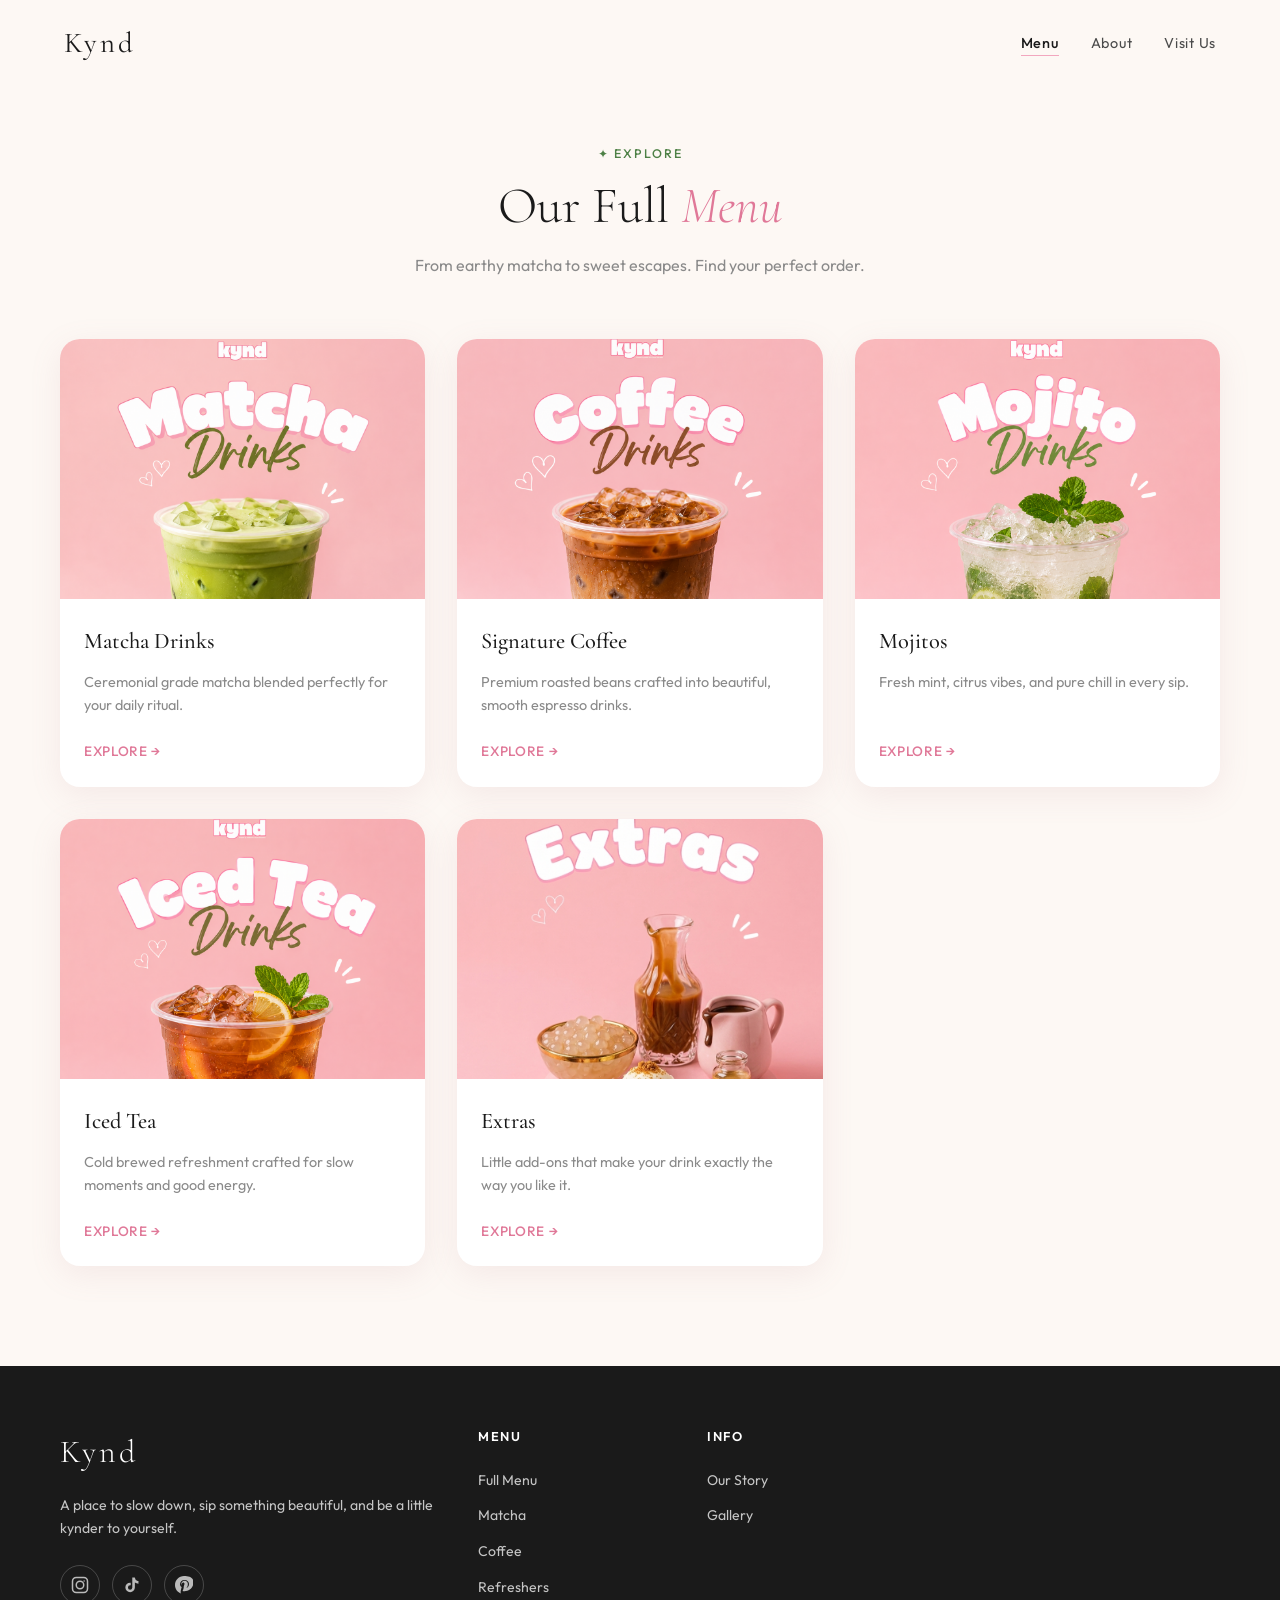
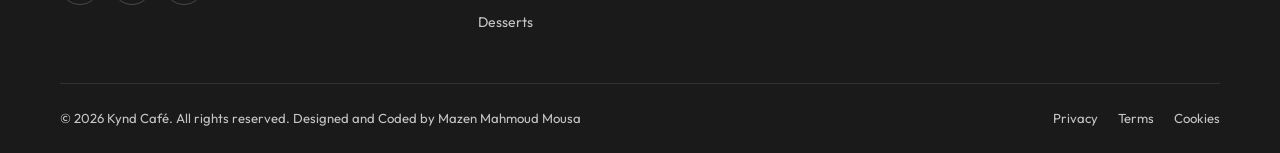
<file: menu.html>
<!DOCTYPE html>
<html lang="en">
<head>
  <meta charset="UTF-8" />
  <meta name="viewport" content="width=device-width, initial-scale=1.0" />
  <meta name="description" content="Kynd Café Full Menu — Aesthetic matcha, signature coffee, and sweet treats." />
  <title>Kynd Café — Full Menu</title>
  <link rel="preconnect" href="https://fonts.googleapis.com" />
  <link rel="preconnect" href="https://fonts.gstatic.com" crossorigin />
  <link href="https://fonts.googleapis.com/css2?family=Cormorant+Garamond:ital,wght@0,300;0,400;0,600;1,300;1,400&family=Outfit:wght@300;400;500;600&family=Jost:wght@300;400;500&display=swap" rel="stylesheet" />
  <link rel="stylesheet" href="style.css" />
</head>
<body>




  <!-- Navbar -->
  <nav id="navbar" class="scrolled">
    <div class="nav-container">
      <a href="index.html" class="nav-logo">Kynd</a>
      <ul class="nav-links" id="navLinks">
        <li><a href="menu.html" class="nav-link active">Menu</a></li>
        <li><a href="index.html#about" class="nav-link">About</a></li>
        <li><a href="index.html#contact" class="nav-link">Visit Us</a></li>
      </ul>
    
      <button class="hamburger" id="hamburger" aria-label="Open menu">
        <span></span><span></span><span></span>
      </button>
    </div>
  </nav>

  <!-- Mobile Menu -->
  <div class="mobile-menu" id="mobileMenu">
    <button class="mobile-close" id="mobileClose">✕</button>
    <ul>
      <li><a href="menu.html" class="mobile-link">Menu</a></li>
      <li><a href="index.html#about" class="mobile-link">About</a></li>
      <li><a href="index.html#contact" class="mobile-link">Visit Us</a></li>
    </ul>
  </div>
  <div class="menu-overlay" id="menuOverlay"></div>

  <!-- Full Menu Categories -->
  <section id="full-menu" class="section" style="padding-top: 140px;">
    <div class="container">
      <div class="section-header reveal-up">
        <span class="section-label">✦ Explore</span>
        <h2>Our Full <em>Menu</em></h2>
        <p>From earthy matcha to sweet escapes. Find your perfect order.</p>
      </div>
      
      <div class="category-cards-grid">
        <!-- Category 1 -->
        <a href="matcha.html" class="cat-card-large reveal-up" style="animation-delay: 0.1s;">
          <div class="cat-card-img-wrap">
            <img src="assets/matcha1.png" alt="Matcha Drinks" class="cat-card-img" />
          </div>
          <div class="cat-card-content">
            <h3>Matcha Drinks</h3>
            <p>Ceremonial grade matcha blended perfectly for your daily ritual.</p>
            <span class="cat-cta">Explore →</span>
          </div>
        </a>
        <!-- Category 2 -->
        <a href="coffee.html" class="cat-card-large reveal-up" style="animation-delay: 0.2s;">
          <div class="cat-card-img-wrap">
            <img src="assets/coffee.png" alt="Signature Coffee" class="cat-card-img" />
          </div>
          <div class="cat-card-content">
            <h3>Signature Coffee</h3>
            <p>Premium roasted beans crafted into beautiful, smooth espresso drinks.</p>
            <span class="cat-cta">Explore →</span>
          </div>
        </a>
        <!-- Category 3 -->
        <a href="mojitos.html" class="cat-card-large reveal-up" style="animation-delay: 0.3s;">
          <div class="cat-card-img-wrap">
            <img src="assets/mojito.png" alt="Refreshers & Fruit Drinks" class="cat-card-img" />
          </div>
          <div class="cat-card-content">
            <h3>Mojitos</h3>
            <p>Fresh mint, citrus vibes, and pure chill in every sip.</p>
            <span class="cat-cta">Explore →</span>
          </div>
        </a>
        <!-- Category 4 -->
        <a href="icedtea.html" class="cat-card-large reveal-up" style="animation-delay: 0.4s;">
          <div class="cat-card-img-wrap">
            <img src="assets/icedtea.png" alt="Desserts & Pastries" class="cat-card-img" />
          </div>
          <div class="cat-card-content">
            <h3>Iced Tea</h3>
            <p>Cold brewed refreshment crafted for slow moments and good energy.</p>
            <span class="cat-cta">Explore →</span>
          </div>
        </a>

                <!-- Category 5 -->
        <a href="extras.html" class="cat-card-large reveal-up" style="animation-delay: 0.4s;">
          <div class="cat-card-img-wrap">
            <img src="assets/extras.png" alt="Desserts & Pastries" class="cat-card-img2" />
          </div>
          <div class="cat-card-content">
            <h3>Extras</h3>
            <p>Little add-ons that make your drink exactly the way you like it.</p>
            <span class="cat-cta">Explore →</span>
          </div>
        </a>
      </div>
    </div>
  </section>

  <!-- Footer -->
  <footer id="contact">
    <div class="container">
      <div class="footer-grid">
        <div class="footer-brand">
          <div class="footer-logo">Kynd</div>
          <p>A place to slow down, sip something beautiful, and be a little kynder to yourself.</p>
          <div class="social-links">
            <a href="#" class="social-btn" aria-label="Instagram">
              <svg viewBox="0 0 24 24" fill="none" stroke="currentColor" stroke-width="2"><rect x="2" y="2" width="20" height="20" rx="5"/><circle cx="12" cy="12" r="5"/><circle cx="17.5" cy="6.5" r="1" fill="currentColor" stroke="none"/></svg>
            </a>
            <a href="#" class="social-btn" aria-label="TikTok">
              <svg viewBox="0 0 24 24" fill="currentColor"><path d="M19.59 6.69a4.83 4.83 0 01-3.77-4.25V2h-3.45v13.67a2.89 2.89 0 01-2.88 2.5 2.89 2.89 0 01-2.89-2.89 2.89 2.89 0 012.89-2.89c.28 0 .54.04.79.1V9.01a6.32 6.32 0 00-.79-.05 6.34 6.34 0 00-6.34 6.34 6.34 6.34 0 006.34 6.34 6.34 6.34 0 006.33-6.34V8.69a8.18 8.18 0 004.78 1.52V6.77a4.85 4.85 0 01-1.01-.08z"/></svg>
            </a>
            <a href="#" class="social-btn" aria-label="Pinterest">
              <svg viewBox="0 0 24 24" fill="currentColor"><path d="M12 0C5.37 0 0 5.37 0 12c0 5.08 3.16 9.44 7.64 11.21-.1-.95-.2-2.41.04-3.44.22-.93 1.46-6.19 1.46-6.19s-.37-.75-.37-1.86c0-1.75 1.01-3.05 2.27-3.05 1.07 0 1.59.8 1.59 1.76 0 1.08-.69 2.69-1.04 4.18-.3 1.25.62 2.26 1.85 2.26 2.22 0 3.72-2.86 3.72-6.25 0-2.57-1.74-4.37-4.23-4.37-2.88 0-4.57 2.16-4.57 4.4 0 .87.33 1.8.75 2.31.08.1.09.19.07.29-.08.31-.25.99-.28 1.12-.04.18-.14.22-.31.13-1.17-.55-1.9-2.26-1.9-3.64 0-2.96 2.15-5.68 6.2-5.68 3.25 0 5.78 2.32 5.78 5.41 0 3.23-2.03 5.82-4.85 5.82-.95 0-1.84-.49-2.14-1.07l-.58 2.18c-.21.81-.78 1.82-1.16 2.44.87.27 1.8.41 2.75.41 6.63 0 12-5.37 12-12S18.63 0 12 0z"/></svg>
            </a>
          </div>
        </div>
        <div class="footer-col">
          <h4>Menu</h4>
          <ul>
            <li><a href="menu.html">Full Menu</a></li>
            <li><a href="category.html?type=matcha">Matcha</a></li>
            <li><a href="category.html?type=coffee">Coffee</a></li>
            <li><a href="category.html?type=refreshers">Refreshers</a></li>
            <li><a href="category.html?type=desserts">Desserts</a></li>
          </ul>
        </div>
        <div class="footer-col">
          <h4>Info</h4>
          <ul>
            <li><a href="index.html#about">Our Story</a></li>
            <li><a href="index.html#gallery">Gallery</a></li>
           
          </ul>
        </div>
      </div>
      <div class="footer-bottom">
        <p>© 2026 Kynd Café. All rights reserved. Designed and Coded by Mazen Mahmoud Mousa</p>
        <div class="footer-links">
          <a href="#">Privacy</a>
          <a href="#">Terms</a>
          <a href="#">Cookies</a>
        </div>
      </div>
    </div>
  </footer>

  <script src="main.js"></script>
</body>
</html>
</file>
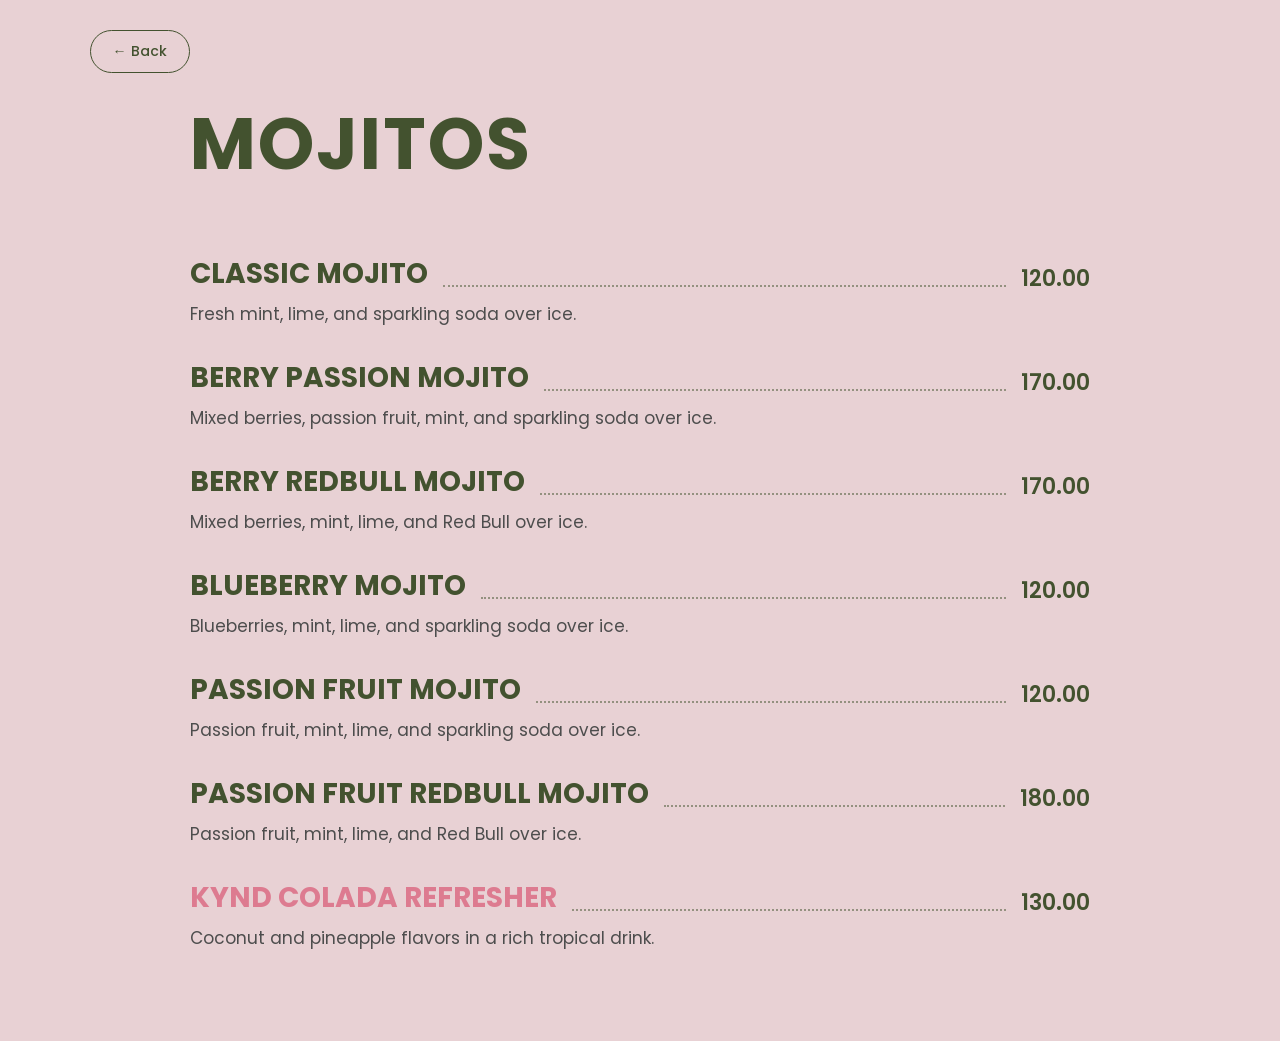
<file: mojitos.html>
<!DOCTYPE html>
<html lang="en">
<head>
<meta charset="UTF-8" />
<meta name="viewport" content="width=device-width, initial-scale=1.0"/>

<title>MOJITOS</title>

<link rel="preconnect" href="https://fonts.googleapis.com">
<link rel="preconnect" href="https://fonts.gstatic.com" crossorigin>

<link href="https://fonts.googleapis.com/css2?family=Poppins:wght@300;400;500;600;700&display=swap" rel="stylesheet">

<style>

*{
    margin:0;
    padding:0;
    box-sizing:border-box;
}

body{
    font-family:'Poppins',sans-serif;
    background:#e8d1d4;
    min-height:100vh;
    color:#43522f;
    overflow-x:hidden;
}

.matcha-page{
    width:100%;
    min-height:100vh;
    padding:90px 7%;
}

.top-back{
    position:absolute;
    top:30px;
    left:7%;
    text-decoration:none;
    color:#43522f;
    border:1.5px solid #43522f;
    padding:10px 22px;
    border-radius:999px;
    font-size:14px;
    font-weight:500;
    transition:.3s ease;
}

.top-back:hover{
    background:#43522f;
    color:#fff;
}

.menu-container{
    width:100%;
    max-width:900px;
    margin:auto;
}

.menu-title{
    font-size:72px;
    font-weight:700;
    letter-spacing:2px;
    margin-bottom:55px;
}

.menu-list{
    display:flex;
    flex-direction:column;
    gap:30px;
}

.item-top{
    display:flex;
    align-items:flex-end;
    gap:15px;
}

.item-name{
    font-size:28px;
    font-weight:700;
    white-space:nowrap;
}

.line{
    flex:1;
    border-bottom:2px dotted rgba(67,82,47,.5);
    transform:translateY(-8px);
}

.price{
    font-size:22px;
    font-weight:600;
}

.desc{
    margin-top:6px;
    font-size:17px;
    color:#4d4d4d;
}

.special{
    color:#dd7b90;
}

@media(max-width:768px){

    .matcha-page{
        padding:110px 22px 70px;
    }

    .menu-title{
        font-size:48px;
    }

    .item-name{
        font-size:20px;
    }

    .price{
        font-size:17px;
    }

    .desc{
        font-size:14px;
    }
}

</style>
</head>

<body>

<section class="matcha-page">

<a href="menu.html" class="top-back">← Back</a>

<div class="menu-container">

<h1 class="menu-title">MOJITOS</h1>

<div class="menu-list">

<div class="menu-item">
<div class="item-top">
<h2 class="item-name">CLASSIC MOJITO</h2>
<div class="line"></div>
<span class="price">120.00</span>
</div>
<p class="desc">Fresh mint, lime, and sparkling soda over ice.</p>
</div>

<div class="menu-item">
<div class="item-top">
<h2 class="item-name">BERRY PASSION MOJITO</h2>
<div class="line"></div>
<span class="price">170.00</span>
</div>
<p class="desc">Mixed berries, passion fruit, mint, and sparkling soda over ice.</p>
</div>

<div class="menu-item">
<div class="item-top">
<h2 class="item-name">BERRY REDBULL MOJITO</h2>
<div class="line"></div>
<span class="price">170.00</span>
</div>
<p class="desc">Mixed berries, mint, lime, and Red Bull over ice.</p>
</div>

<div class="menu-item">
<div class="item-top">
<h2 class="item-name">BLUEBERRY MOJITO</h2>
<div class="line"></div>
<span class="price">120.00</span>
</div>
<p class="desc">Blueberries, mint, lime, and sparkling soda over ice.</p>
</div>

<div class="menu-item">
<div class="item-top">
<h2 class="item-name">PASSION FRUIT MOJITO</h2>
<div class="line"></div>
<span class="price">120.00</span>
</div>
<p class="desc">Passion fruit, mint, lime, and sparkling soda over ice.</p>
</div>

<div class="menu-item">
<div class="item-top">
<h2 class="item-name">PASSION FRUIT REDBULL MOJITO</h2>
<div class="line"></div>
<span class="price">180.00</span>
</div>
<p class="desc">Passion fruit, mint, lime, and Red Bull over ice.</p>
</div>

<div class="menu-item">
<div class="item-top">
<h2 class="item-name special">KYND COLADA REFRESHER</h2>
<div class="line"></div>
<span class="price">130.00</span>
</div>
<p class="desc">Coconut and pineapple flavors in a rich tropical drink.</p>
</div>

</div>

</div>

</section>

</body>
</html>
</file>
<file: style.css>
/* ===== VARIABLES ===== */
:root {
  --pink: #f2a7bf;
  --pink-light: #fce8ef;
  --pink-deep: #e07898;
  --matcha: #7aab72;
  --matcha-light: #c8dfc5;
  --matcha-deep: #4d8045;
  --cream: #fdf8f4;
  --beige: #f5ede4;
  --beige-dark: #e8d9cc;
  --white: #ffffff;
  --text-dark: #1a1a1a;
  --text-mid: #4a4a4a;
  --text-light: #8a8a8a;
  --glass-bg: rgba(255,255,255,0.55);
  --glass-border: rgba(255,255,255,0.8);
  --shadow-soft: 0 8px 32px rgba(180,120,140,0.12);
  --shadow-hover: 0 20px 60px rgba(180,120,140,0.22);
  --radius: 20px;
  --radius-sm: 12px;
  --font-serif: 'Cormorant Garamond', serif;
  --font-sans: 'Outfit', sans-serif;
  --font-alt: 'Jost', sans-serif;
  --transition: 0.35s cubic-bezier(0.4,0,0.2,1);
}

/* ===== RESET ===== */
*, *::before, *::after { box-sizing: border-box; margin: 0; padding: 0; }
html { scroll-behavior: smooth; font-size: 16px; }
body {
  font-family: var(--font-sans);
  background: var(--cream);
  color: var(--text-dark);
  overflow-x: hidden;
  line-height: 1.6;
}
img { max-width: 100%; display: block; }
a { text-decoration: none; color: inherit; }
ul { list-style: none; }
button { border: none; cursor: pointer; font-family: inherit; }

/* ===== REVEAL ANIMATIONS ===== */
.reveal-up {
  opacity: 0;
  transform: translateY(30px);
  animation: revealUpAnim 1s cubic-bezier(0.2, 0.8, 0.2, 1) forwards;
}
@keyframes revealUpAnim {
  to { opacity: 1; transform: translateY(0); }
}
/* ===== NAVBAR ===== */
#navbar {
  position: fixed; top: 0; left: 0; right: 0; z-index: 1000;
  padding: 20px 0; transition: all var(--transition);
}
#navbar.scrolled {
  background: rgba(253,248,244,0.9);
  backdrop-filter: blur(20px);
  padding: 12px 0;
  box-shadow: 0 2px 30px rgba(180,120,140,0.1);
}
.nav-container {
  max-width: 1200px; margin: 0 auto; padding: 0 24px;
  display: flex; align-items: center; justify-content: space-between; gap: 16px;
}
.nav-logo {
  font-family: var(--font-serif); font-size: 1.8rem; font-weight: 400;
  letter-spacing: 0.1em; color: var(--text-dark); flex-shrink: 0;
}
.nav-links {
  display: none; gap: 32px;
}
@media(min-width:900px){ .nav-links { display: flex; } }
.nav-link {
  font-size: 0.9rem; font-weight: 400; color: var(--text-mid);
  letter-spacing: 0.05em; transition: color var(--transition);
  position: relative;
}
.nav-link::after {
  content:''; position:absolute; bottom:-4px; left:0; right:0;
  height:1px; background:var(--pink); transform:scaleX(0);
  transition:transform var(--transition);
}
.nav-link:hover { color: var(--text-dark); }
.nav-link:hover::after { transform:scaleX(1); }
.nav-cta {
  display: none; padding: 10px 22px;
  background: var(--text-dark); color: var(--white);
  border-radius: 50px; font-size: 0.85rem; font-weight: 500;
  letter-spacing: 0.05em; transition: all var(--transition);
}
@media(min-width:900px){ .nav-cta { display: block; } }
.nav-cta:hover {
  background: var(--pink-deep);
  box-shadow: 0 8px 24px rgba(224,120,138,0.4);
  transform: translateY(-1px);
}
.hamburger {
  display: flex; flex-direction: column; gap: 5px;
  background: none; padding: 4px; width: 36px; flex-shrink: 0;
}
@media(min-width:900px){ .hamburger { display: none; } }
.hamburger span {
  display: block; height: 1.5px; background: var(--text-dark);
  border-radius: 2px; transition: all var(--transition); width: 100%;
}
.hamburger.active span:nth-child(1) { transform: rotate(45deg) translate(5px,5px); }
.hamburger.active span:nth-child(2) { opacity: 0; }
.hamburger.active span:nth-child(3) { transform: rotate(-45deg) translate(5px,-5px); }

/* Mobile Menu */
.mobile-menu {
  position: fixed; top: 0; right: -100%; width: min(320px,85vw); height: 100vh;
  background: var(--cream); z-index: 1100; padding: 80px 40px 40px;
  display: flex; flex-direction: column; gap: 32px;
  box-shadow: -10px 0 60px rgba(0,0,0,0.1);
  transition: right 0.4s cubic-bezier(0.4,0,0.2,1);
}
.mobile-menu.open { right: 0; }
.mobile-close {
  position: absolute; top: 24px; right: 24px; background: none;
  font-size: 1.2rem; color: var(--text-mid); padding: 8px;
}
.mobile-menu ul { display: flex; flex-direction: column; gap: 8px; }
.mobile-link {
  display: block; padding: 12px 0; font-size: 1.4rem;
  font-family: var(--font-serif); font-weight: 300;
  color: var(--text-dark); letter-spacing: 0.05em;
  border-bottom: 1px solid var(--beige-dark);
  transition: color var(--transition);
}
.mobile-link:hover { color: var(--pink-deep); }
.mobile-order { display: inline-block; margin-top: auto; text-align: center; }
.menu-overlay {
  position: fixed; inset: 0; background: rgba(0,0,0,0.4);
  z-index: 1050; opacity: 0; visibility: hidden;
  transition: all var(--transition);
}
.menu-overlay.show { opacity: 1; visibility: visible; }

/* ===== BUTTONS ===== */
.btn-primary {
 
  display: inline-flex; align-items: center; gap: 8px;
  padding: 19px 40px;
  margin: 1px 77px;
  background: var(--text-dark); color: var(--white);
  border-radius: 50px; font-size: 1.0rem; font-weight: 500;
  letter-spacing: 0.04em; transition: all var(--transition);
  border: 2px solid transparent;

}
.btn-primary:hover {
  background: var(--pink-deep); border-color: var(--pink-deep);
  box-shadow: 0 12px 35px rgba(224,120,138,0.4);
  transform: translateY(-2px);
}
.btn-ghost {
  display: inline-flex; align-items: center; gap: 8px;
  padding: 19px 38px;  margin: 1px 86px; background: transparent; color: var(--text-dark);
  border-radius: 50px; font-size: 1.0rem; font-weight: 500;
  border: 1.5px solid rgba(26,26,26,0.3); transition: all var(--transition);
}
.btn-ghost:hover {
  border-color: var(--pink); color: var(--pink-deep);
  background: var(--pink-light); transform: translateY(-2px);
}
.btn-outline {
  display: inline-flex; align-items: center; gap: 8px;
  padding: 14px 32px; background: transparent; color: var(--text-dark);
  border-radius: 50px; font-size: 0.9rem; font-weight: 500;
  border: 1.5px solid var(--text-dark); transition: all var(--transition);
}
.btn-outline:hover {
  background: var(--text-dark); color: var(--white);
  transform: translateY(-2px);
}

/* ===== SHARED ===== */
.container { max-width: 1200px; margin: 0 auto; padding: 0 20px; }
.section { padding: clamp(60px,10vw,100px) 0; }
.bg-soft { background: var(--beige); }
.glass-card {
  background: var(--glass-bg); backdrop-filter: blur(20px);
  border: 1px solid var(--glass-border); border-radius: var(--radius);
  box-shadow: var(--shadow-soft);
}
.section-header { text-align: center; margin-bottom: clamp(40px,6vw,60px); }
.section-label {
  display: inline-block; font-size: 0.78rem; font-weight: 500;
  letter-spacing: 0.15em; color: var(--matcha-deep); text-transform: uppercase;
  margin-bottom: 12px;
}
.section-header h2 {
  font-family: var(--font-serif); font-size: clamp(2rem,5vw,3.2rem);
  font-weight: 300; line-height: 1.2; margin-bottom: 16px;
}
.section-header h2 em { color: var(--pink-deep); font-style: italic; }
.section-header p { color: var(--text-light); max-width: 520px; margin: 0 auto; font-size: 1rem; }
.center-btn { text-align: center; margin-top: 48px; }

/* ===== REVEAL ANIMATION ===== */
.reveal {
  opacity: 0; transform: translateY(30px);
  transition: opacity 0.7s ease, transform 0.7s ease;
}
.reveal.visible { opacity: 1; transform: translateY(0); }

/* ===== HERO ===== */
#hero {
  min-height: 100vh; min-height: 100svh;
  display: flex; align-items: center;
  padding: 100px 20px 60px;
  position: relative; overflow: hidden;
  background: linear-gradient(160deg, var(--cream) 0%, var(--pink-light) 50%, var(--matcha-light) 100%);
}
.hero-blobs { position: absolute; inset: 0; pointer-events: none; overflow: hidden; }
.blob {
  position: absolute; border-radius: 50%;
  filter: blur(60px); animation: floatBlob 8s ease-in-out infinite;
}
.blob-1 {
  width: clamp(200px,40vw,400px); height: clamp(200px,40vw,400px);
  background: rgba(242,167,191,0.35); top: -10%; right: -10%;
  animation-delay: 0s;
}
.blob-2 {
  width: clamp(150px,30vw,300px); height: clamp(150px,30vw,300px);
  background: rgba(122,171,114,0.25); bottom: 10%; left: -5%;
  animation-delay: 3s;
}
.blob-3 {
  width: clamp(100px,20vw,200px); height: clamp(100px,20vw,200px);
  background: rgba(212,167,106,0.2); top: 40%; left: 30%;
  animation-delay: 6s;
}
@keyframes floatBlob {
  0%,100%{transform:translate(0,0) scale(1)}
  33%{transform:translate(15px,-20px) scale(1.05)}
  66%{transform:translate(-10px,15px) scale(0.95)}
}
.hero-content {
  flex: 1; max-width: 600px; position: relative; z-index: 2;
}
.hero-badge {
  display: inline-block; padding: 8px 18px;
  background: rgba(255,255,255,0.6); backdrop-filter: blur(10px);
  border: 1px solid rgba(255,255,255,0.8); border-radius: 50px;
  font-size: 0.8rem; letter-spacing: 0.1em; color: var(--text-mid);
  margin-bottom: 24px;
}
.hero-title {
  font-family: var(--font-serif); font-size: clamp(2.4rem,6vw,4.5rem);
  font-weight: 300; line-height: 1.15; margin-bottom: 20px;
  color: var(--text-dark);
}
.hero-title em { color: var(--pink-deep); font-style: italic; }
.hero-sub {
  font-size: clamp(0.95rem,2vw,1.1rem); color: var(--text-mid);
  margin-bottom: 32px; line-height: 1.7;
}
.hero-btns { display: flex; gap: 14px; flex-wrap: wrap; margin-bottom: 32px; }
.hero-tags { display: flex; gap: 10px; flex-wrap: wrap; }
.hero-tags span {
  font-size: 0.78rem; color: var(--text-light); letter-spacing: 0.05em;
  padding: 4px 12px; background: rgba(255,255,255,0.5);
  border-radius: 50px; border: 1px solid rgba(255,255,255,0.7);
}
.hero-visual {
  position: relative; flex-shrink: 0;
  display: none;
}
@media(min-width:780px){ .hero-visual { display: block; width: 360px; } }
.hero-card {
  padding: 20px; border-radius: 24px; position: relative;
}
.hero-img-wrap {
  width: 100%; height: 280px; border-radius: 16px; overflow: hidden;
  background: linear-gradient(135deg,var(--matcha-light),var(--pink-light));
  display: flex; align-items: center; justify-content: center; margin-bottom: 16px;
}
.hero-drink-img { width: 100%; height: 100%; object-fit: cover; }
.hero-img-fallback {
  display: none; font-size: 5rem; align-items: center; justify-content: center;
  width: 100%; height: 100%;
}
.hero-card-label { padding: 4px 0; }
.label-tag {
  display: inline-block; padding: 4px 12px; background: var(--pink-light);
  color: var(--pink-deep); border-radius: 50px; font-size: 0.75rem; font-weight: 500;
  margin-bottom: 8px;
}
.label-name { font-weight: 500; margin-bottom: 4px; }
.label-price { color: var(--matcha-deep); font-weight: 600; }
.floating-pill {
  position: absolute; background: rgba(255,255,255,0.85);
  backdrop-filter: blur(12px); border: 1px solid rgba(255,255,255,0.9);
  border-radius: 50px; padding: 8px 16px; font-size: 0.78rem;
  color: var(--text-mid); white-space: nowrap;
  box-shadow: 0 4px 20px rgba(180,120,140,0.15);
  animation: floatPill 4s ease-in-out infinite;
}
.pill-1 { top: -20px; right: -20px; animation-delay: 0s; }
.pill-2 { bottom: -16px; left: -16px; animation-delay: 2s; }
@keyframes floatPill {
  0%,100%{transform:translateY(0)} 50%{transform:translateY(-10px)}
}

/* ===== DRINKS ===== */
.drinks-grid {
  display: grid;
  grid-template-columns: repeat(auto-fill, minmax(min(100%, 260px), 1fr));
  gap: 24px;
}
.drink-card {
  background: var(--white); border-radius: var(--radius);
  overflow: hidden; box-shadow: var(--shadow-soft);
  transition: all var(--transition);
}
.drink-card:hover {
  transform: translateY(-8px);
  box-shadow: var(--shadow-hover);
}
.drink-img-wrap { position: relative; overflow: hidden; }
.drink-img {
  height: 200px; display: flex; align-items: center; justify-content: center;
  transition: transform 0.5s ease;
}
.drink-card:hover .drink-img { transform: scale(1.05); }
.drink-emoji { font-size: 4rem; }
.matcha-bg { background: linear-gradient(135deg,#c8dfc5,#a8c5a0); }
.pink-bg { background: linear-gradient(135deg,#fce8ef,#f4a7b9); }
.lavender-bg { background: linear-gradient(135deg,#e8e0f0,#c5b4e3); }
.peach-bg { background: linear-gradient(135deg,#fde8d0,#f8c09a); }
.drink-badge {
  position: absolute; top: 14px; left: 14px;
  padding: 5px 12px; border-radius: 50px; font-size: 0.72rem; font-weight: 600;
  background: var(--text-dark); color: var(--white); letter-spacing: 0.05em;
}
.drink-badge.new { background: var(--pink-deep); }
.drink-info { padding: 20px; }
.drink-info h3 { font-family: var(--font-serif); font-size: 1.2rem; font-weight: 400; margin-bottom: 8px; }
.drink-info p { font-size: 0.88rem; color: var(--text-light); line-height: 1.5; margin-bottom: 16px; }
.drink-footer { display: flex; align-items: center; justify-content: space-between; }
.price { font-weight: 600; font-size: 1.05rem; color: var(--matcha-deep); }
.add-btn {
  padding: 8px 18px; background: var(--text-dark); color: var(--white);
  border-radius: 50px; font-size: 0.82rem; font-weight: 500;
  transition: all var(--transition);
}
.add-btn:hover {
  background: var(--pink-deep);
  box-shadow: 0 6px 20px rgba(224,120,138,0.4);
  transform: translateY(-1px);
}

/* ===== CATEGORY CARDS (REDESIGN) ===== */
.category-cards-grid {
  display: grid; gap: 32px;
  grid-template-columns: 1fr;
}
@media(min-width: 768px){
  .category-cards-grid { grid-template-columns: repeat(3, 1fr); }
}
.cat-card-large {
  display: flex; flex-direction: column; text-decoration: none;
  background: var(--white); border-radius: var(--radius);
  overflow: hidden; box-shadow: var(--shadow-soft);
  transition: all var(--transition); cursor: pointer;
}
.cat-card-large:hover {
  transform: translateY(-8px);
  box-shadow: var(--shadow-hover);
}
.cat-card-img-wrap {
  width: 100%; height: 260px; overflow: hidden;
}
.cat-card-img {
  width: 100%; height: 100%; object-fit: cover;
  transition: transform 0.6s cubic-bezier(0.2, 0.8, 0.2, 1);

  object-fit:cover;
  object-position:center -15px;
  display:block;
}

.cat-card-img2 {
  width: 100%; height: 100%; object-fit: cover;
  transition: transform 0.6s cubic-bezier(0.2, 0.8, 0.2, 1);

  object-fit:cover;
  object-position:center -60px;
  display:block;
}

.cat-card-large:hover .cat-card-img {
  transform: scale(1.05);
}
.cat-card-content {
  padding: 24px; display: flex; flex-direction: column; flex-grow: 1;
}
.cat-card-content h3 {
  font-family: var(--font-serif); font-size: 1.4rem; font-weight: 500;
  color: var(--text-dark); margin-bottom: 12px;
}
.cat-card-content p {
  font-size: 0.9rem; color: var(--text-light); line-height: 1.6; margin-bottom: 24px;
}
.cat-cta {
  margin-top: auto; font-size: 0.85rem; font-weight: 500;
  color: var(--pink-deep); letter-spacing: 0.05em; text-transform: uppercase;
  transition: color var(--transition);
}
.cat-card-large:hover .cat-cta { color: var(--text-dark); }

/* ===== ABOUT ===== */
#about {
  background: linear-gradient(160deg, var(--cream) 0%, rgba(200,223,197,0.18) 50%, var(--cream) 100%);
  position: relative; overflow: hidden;
}
#about::before {
  content: ''; position: absolute; width: 500px; height: 500px;
  background: radial-gradient(circle, rgba(242,167,191,0.13) 0%, transparent 70%);
  top: -100px; right: -100px; pointer-events: none;
}
#about::after {
  content: ''; position: absolute; width: 400px; height: 400px;
  background: radial-gradient(circle, rgba(122,171,114,0.1) 0%, transparent 70%);
  bottom: -80px; left: -80px; pointer-events: none;
}
.about-grid {
  display: grid; gap: 60px; align-items: center; position: relative; z-index: 1;
}
@media(min-width:900px){
  .about-grid { grid-template-columns: 1.05fr 1fr; gap: 80px; }
}

/* Visual cluster */
.about-visual {
  position: relative;
  min-height: 480px;
  display: flex; align-items: center; justify-content: center;
}
.about-img-main {
  width: 78%; aspect-ratio: 3/4; border-radius: 28px; overflow: hidden;
  position: relative; z-index: 2;
  box-shadow: 0 24px 80px rgba(180,120,140,0.22);
  margin-left: 10%;
}
.about-img-main img {
  width: 100%; height: 100%; object-fit: cover;
}
.about-img-inner {
  width: 100%; height: 100%;
  background: linear-gradient(155deg, var(--matcha-light) 0%, var(--pink-light) 100%);
  display: flex; align-items: center; justify-content: center; font-size: 5rem;
}

/* Floating accent image */
.about-img-accent {
  position: absolute; bottom: 10px; left: 0; z-index: 3;
  width: 48%; aspect-ratio: 4/3; border-radius: 20px; overflow: hidden;
  box-shadow: 0 16px 50px rgba(26,26,26,0.18);
  border: 4px solid var(--white);
}
.about-img-accent img { width: 100%; height: 100%; object-fit: cover; }

/* Stat cards */
.about-stat-card {
  position: absolute; padding: 18px 22px; text-align: center; min-width: 120px;
  z-index: 4; border-radius: 18px;
  background: rgba(255,255,255,0.88); backdrop-filter: blur(16px);
  border: 1px solid rgba(255,255,255,0.95);
  box-shadow: 0 12px 40px rgba(180,120,140,0.18);
  animation: floatCard 5s ease-in-out infinite;
}
.about-stat-card:first-of-type { top: 16px; left: -12px; animation-delay: 0s; }
.stat-2 { bottom: 30px; right: 0; animation-delay: 2.5s; }
@keyframes floatCard {
  0%,100%{transform:translateY(0)} 50%{transform:translateY(-8px)}
}
.about-stat-card strong {
  display: block; font-size: 2rem; font-family: var(--font-serif);
  color: var(--pink-deep); font-weight: 400; line-height: 1;
}
.about-stat-card span { font-size: 0.74rem; color: var(--text-light); letter-spacing: 0.05em; }

/* Decorative line accent */
.about-line-accent {
  position: absolute; top: 50%; right: -20px; transform: translateY(-50%);
  width: 3px; height: 120px; z-index: 1;
  background: linear-gradient(to bottom, transparent, var(--pink), transparent);
  border-radius: 2px;
  display: none;
}
@media(min-width:900px){ .about-line-accent { display: block; } }

/* Text side */
.about-text { padding: 10px 0; }
.about-eyebrow {
  display: flex; align-items: center; gap: 12px; margin-bottom: 20px;
}
.about-eyebrow-line {
  width: 32px; height: 1.5px;
  background: linear-gradient(to right, var(--pink-deep), var(--matcha));
  border-radius: 2px; flex-shrink: 0;
}
.about-text h2 {
  font-family: var(--font-serif); font-size: clamp(1.9rem,4vw,3rem);
  font-weight: 300; line-height: 1.25; margin-bottom: 24px;
  letter-spacing: -0.01em;
}
.about-text h2 em { color: var(--pink-deep); font-style: italic; }
.about-divider {
  width: 48px; height: 1.5px; margin-bottom: 24px;
  background: linear-gradient(to right, var(--pink), var(--matcha-light));
  border-radius: 2px;
}
.about-p { color: var(--text-mid); font-size: 0.95rem; line-height: 1.85; margin-bottom: 18px; }
.about-values { display: flex; flex-direction: column; gap: 14px; margin: 28px 0 36px; }
.value-item {
  display: flex; align-items: center; gap: 16px;
  padding: 14px 18px; border-radius: 14px;
  background: rgba(255,255,255,0.65); backdrop-filter: blur(8px);
  border: 1px solid rgba(255,255,255,0.9);
  transition: all var(--transition);
}
.value-item:hover {
  background: rgba(255,255,255,0.9);
  box-shadow: 0 6px 24px rgba(180,120,140,0.12);
  transform: translateX(4px);
}
.value-icon { font-size: 1.4rem; flex-shrink: 0; }
.value-item strong { display: block; font-weight: 600; margin-bottom: 2px; font-size: 0.9rem; color: var(--text-dark); }
.value-item p { font-size: 0.82rem; color: var(--text-light); margin: 0; line-height: 1.4; }

/* ===== GALLERY CAROUSEL ===== */
#gallery { overflow: hidden; }
.gallery-carousel-wrap {
  position: relative;
  margin: 0 -20px;
}
.gallery-track-outer {
  overflow: hidden;
  padding: 8px 0 16px;
}
.gallery-track {
  display: flex; gap: 16px;
  transition: transform 0.6s cubic-bezier(0.4, 0, 0.2, 1);
  will-change: transform;
  cursor: grab;
  user-select: none;
}
.gallery-track.dragging { cursor: grabbing; transition: none; }
.gallery-slide {
  flex: 0 0 calc(85vw - 24px);
  max-width: 320px;
  min-width: 220px;
  border-radius: 20px; overflow: hidden;
  position: relative;
  box-shadow: 0 8px 32px rgba(180,120,140,0.14);
  transition: box-shadow 0.4s ease, transform 0.4s ease;
  
}
@media(min-width: 600px){
  .gallery-slide { flex: 0 0 280px; max-width: 280px; }
}
@media(min-width: 900px){
  .gallery-slide { flex: 0 0 300px; max-width: 300px; }
}
.gallery-slide:hover {
  box-shadow: 0 20px 60px rgba(180,120,140,0.26);
  transform: translateY(-4px);
}
.gallery-slide .gal-img {
  width: 100%; height: 340px; object-fit: cover;
  display: block; pointer-events: none;
  transition: transform 0.6s cubic-bezier(0.2, 0.8, 0.2, 1);
 object-position:center -30px;
}
.gallery-slide:hover .gal-img { transform: scale(1.06); }
.gal-overlay {
  position: absolute; inset: 0;
  background: linear-gradient(to top, rgba(26,26,26,0.55) 0%, transparent 55%);
  display: flex; align-items: flex-end; justify-content: space-between;
  padding: 20px; color: white; font-size: 0.85rem; font-weight: 500;
  opacity: 0; transition: opacity var(--transition);
}
.gallery-slide:hover .gal-overlay { opacity: 1; }
.gal-overlay-tag {
  display: inline-block; padding: 5px 12px;
  background: rgba(255,255,255,0.18); backdrop-filter: blur(8px);
  border: 1px solid rgba(255,255,255,0.3); border-radius: 50px;
  font-size: 0.74rem; letter-spacing: 0.06em;
}

/* Carousel Controls */
.gallery-controls {
  display: flex; align-items: center; justify-content: center;
  gap: 24px; margin-top: 32px;
}
.gallery-arrow {
  width: 48px; height: 48px; border-radius: 50%;
  background: var(--white); border: 1.5px solid var(--beige-dark);
  color: var(--text-dark); font-size: 1.1rem;
  display: flex; align-items: center; justify-content: center;
  transition: all var(--transition); cursor: pointer; flex-shrink: 0;
  box-shadow: 0 4px 16px rgba(180,120,140,0.12);
}
.gallery-arrow:hover {
  background: var(--text-dark); color: var(--white);
  border-color: var(--text-dark);
  box-shadow: 0 8px 28px rgba(26,26,26,0.2);
  transform: scale(1.06);
}
.gallery-dots {
  display: flex; gap: 6px; align-items: center;
}
.gallery-dot {
  width: 7px; height: 7px; border-radius: 50%;
  background: var(--beige-dark); border: none; cursor: pointer;
  transition: all 0.3s ease; padding: 0;
}
.gallery-dot.active {
  background: var(--pink-deep); width: 22px; border-radius: 4px;
}

/* old gallery grid — keep hidden if leftover */
.gallery-grid { display: none; }
.gallery-item { display: none; }

/* ===== LOCATION & HOURS ===== */
#location {
  background: linear-gradient(160deg, var(--beige) 0%, var(--cream) 100%);
  position: relative; overflow: hidden;
}
#location::before {
  content: ''; position: absolute; width: 320px; height: 320px;
  background: radial-gradient(circle, rgba(122,171,114,0.1) 0%, transparent 70%);
  bottom: -80px; right: -60px; pointer-events: none;
}
.location-grid {
  display: grid; gap: 48px; align-items: start; position: relative; z-index: 1;
}
@media(min-width:900px){
  .location-grid { grid-template-columns: 1fr 1fr; gap: 72px; align-items: center; }
}
.location-text { padding: 10px 0; }
.location-text h2 {
  font-family: var(--font-serif); font-size: clamp(2rem, 4vw, 3rem);
  font-weight: 300; line-height: 1.2; margin: 12px 0 16px; color: var(--text-dark);
}
.location-text h2 em { color: var(--matcha-deep); font-style: italic; }
.location-text > p {
  color: var(--text-mid); font-size: 0.95rem; line-height: 1.8; margin-bottom: 32px;
}
.location-details { display: flex; flex-direction: column; gap: 14px; }
.loc-item {
  display: flex; align-items: flex-start; gap: 16px;
  padding: 18px 20px; border-radius: 16px;
  background: rgba(255,255,255,0.7); backdrop-filter: blur(12px);
  border: 1px solid rgba(255,255,255,0.9);
  box-shadow: 0 4px 20px rgba(180,120,140,0.08);
  transition: all var(--transition);
  text-align: left;
}
.loc-item:hover {
  background: var(--white);
  box-shadow: 0 10px 36px rgba(180,120,140,0.14);
  transform: translateX(4px);
}
.loc-icon-wrap {
  width: 42px; height: 42px; border-radius: 12px; flex-shrink: 0;
  background: linear-gradient(135deg, var(--pink-light), rgba(200,223,197,0.6));
  display: flex; align-items: center; justify-content: center;
  font-size: 1.1rem;
}
.loc-item strong { display: block; font-weight: 600; margin-bottom: 4px; font-size: 0.9rem; color: var(--text-dark); }
.loc-item p { font-size: 0.87rem; color: var(--text-light); line-height: 1.6; margin: 0; }

/* Open in Maps button */
.btn-map {
  display: inline-flex; align-items: center; gap: 10px;
  margin-top: 28px; padding: 14px 28px;
  background: linear-gradient(135deg, var(--matcha-deep), #3a6b34);
  color: var(--white); border-radius: 50px;
  font-size: 0.88rem; font-weight: 500; letter-spacing: 0.04em;
  box-shadow: 0 8px 28px rgba(77,128,69,0.35);
  transition: all var(--transition); text-decoration: none;
}
.btn-map:hover {
  transform: translateY(-3px);
  box-shadow: 0 14px 40px rgba(77,128,69,0.45);
  background: linear-gradient(135deg, #3a6b34, var(--matcha-deep));
}
.btn-map svg { width: 18px; height: 18px; flex-shrink: 0; }

/* Visual side */
.location-visual { position: relative; }
.location-img-wrap {
  position: relative; border-radius: 24px; overflow: hidden;
  box-shadow: 0 20px 70px rgba(26,26,26,0.14);
}
.location-img {
  width: 100%; height: 420px; object-fit: cover;
  display: block; border-radius: 0;
}
.location-img-overlay {
  position: absolute; bottom: 0; left: 0; right: 0;
  background: linear-gradient(to top, rgba(26,26,26,0.5) 0%, transparent 60%);
  padding: 28px 24px 24px;
}
.location-badge {
  display: inline-flex; align-items: center; gap: 8px;
  padding: 8px 16px; border-radius: 50px;
  background: rgba(255,255,255,0.18); backdrop-filter: blur(12px);
  border: 1px solid rgba(255,255,255,0.3);
  color: white; font-size: 0.8rem; letter-spacing: 0.08em;
}
.location-badge::before {
  content: ''; width: 8px; height: 8px; border-radius: 50%;
  background: #7ddc6e; box-shadow: 0 0 0 3px rgba(125,220,110,0.3);
  flex-shrink: 0; animation: pulse-dot 2s ease-in-out infinite;
}
@keyframes pulse-dot {
  0%,100%{ box-shadow: 0 0 0 3px rgba(125,220,110,0.3); }
  50%{ box-shadow: 0 0 0 6px rgba(125,220,110,0.15); }
}
.gal-overlay {
  position: absolute; inset: 0;
  background: linear-gradient(to top, rgba(26,26,26,0.55) 0%, transparent 55%);
  display: flex; align-items: flex-end; justify-content: space-between;
  padding: 20px; color: white; font-size: 0.85rem; font-weight: 500;
  opacity: 0; transition: opacity var(--transition);
}
.gallery-slide:hover .gal-overlay { opacity: 1; }
.gal-overlay-tag {
  display: inline-block; padding: 5px 12px;
  background: rgba(255,255,255,0.18); backdrop-filter: blur(8px);
  border: 1px solid rgba(255,255,255,0.3); border-radius: 50px;
  font-size: 0.74rem; letter-spacing: 0.06em;
}

/* ===== TESTIMONIALS ===== */
.testimonials-slider { position: relative; overflow: hidden; padding-bottom: 20px; }
.testi-track {
  display: flex; gap: 24px; transition: transform 0.5s cubic-bezier(0.4,0,0.2,1); will-change: transform;
}
.testi-card {
  flex: 0 0 calc(100% - 4px); padding: 32px;
  background: rgba(255,255,255,0.7);
}
@media(min-width:700px){
  .testi-card { flex: 0 0 calc(50% - 12px); }
}
@media(min-width:1000px){
  .testi-card { flex: 0 0 calc(33.333% - 16px); }
}
.testi-stars { color: var(--pink); font-size: 0.9rem; margin-bottom: 16px; letter-spacing: 2px; }
.testi-card p { font-size: 0.95rem; color: var(--text-mid); line-height: 1.7; margin-bottom: 24px; font-style: italic; }
.testi-author { display: flex; align-items: center; gap: 14px; }
.author-avatar {
  width: 44px; height: 44px; border-radius: 50%; flex-shrink: 0;
  display: flex; align-items: center; justify-content: center;
  color: white; font-weight: 600; font-size: 1rem;
}
.testi-author strong { display: block; font-weight: 600; margin-bottom: 2px; }
.testi-author span { font-size: 0.78rem; color: var(--text-light); }
.testi-dots { display: flex; gap: 8px; justify-content: center; margin-top: 24px; }
.testi-dot {
  width: 8px; height: 8px; border-radius: 50%; background: var(--beige-dark);
  transition: all var(--transition); cursor: pointer;
}
.testi-dot.active { background: var(--pink-deep); width: 24px; border-radius: 4px; }
.testi-arrows { display: flex; gap: 12px; justify-content: center; margin-top: 20px; }
.testi-arrow {
  width: 44px; height: 44px; border-radius: 50%; border: 1.5px solid var(--beige-dark);
  background: var(--white); color: var(--text-dark); font-size: 1.3rem;
  display: flex; align-items: center; justify-content: center;
  transition: all var(--transition);
}
.testi-arrow:hover {
  background: var(--text-dark); color: var(--white); border-color: var(--text-dark);
}

/* ===== CTA BANNER ===== */
.cta-banner {
  background: linear-gradient(135deg, var(--pink-light), var(--matcha-light));
  position: relative; overflow: hidden;
}
.cta-blob {
  position: absolute; width: 400px; height: 400px;
  background: rgba(242,167,191,0.3); border-radius: 50%;
  filter: blur(80px); top: -100px; right: -100px; pointer-events: none;
}
.cta-inner { max-width: 600px; margin: 0 auto; text-align: center; }
.cta-inner h2 {
  font-family: var(--font-serif); font-size: clamp(1.8rem,4vw,2.8rem);
  font-weight: 300; margin: 12px 0 16px; line-height: 1.3;
}
.cta-inner h2 em { color: var(--pink-deep); font-style: italic; }
.cta-inner p { color: var(--text-mid); margin-bottom: 28px; }
.newsletter-form { display: flex; gap: 12px; flex-wrap: wrap; justify-content: center; }
.newsletter-form input {
  flex: 1; min-width: min(100%, 260px); padding: 14px 20px;
  border: 1.5px solid rgba(255,255,255,0.8); border-radius: 50px;
  background: rgba(255,255,255,0.7); backdrop-filter: blur(10px);
  font-family: var(--font-sans); font-size: 0.95rem; color: var(--text-dark);
  outline: none; transition: border-color var(--transition);
}
.newsletter-form input:focus { border-color: var(--pink); }
.newsletter-form input::placeholder { color: var(--text-light); }

/* ===== FOOTER ===== */
footer {
  background: var(--text-dark); color: rgba(255,255,255,0.75);
  padding: 60px 0 0;
}
.footer-grid {
  display: grid; gap: 40px;
  grid-template-columns: 1fr;
  padding-bottom: 48px;
  border-bottom: 1px solid rgba(255,255,255,0.1);
}
@media(min-width:600px){ .footer-grid { grid-template-columns: 1fr 1fr; } }
@media(min-width:900px){ .footer-grid { grid-template-columns: 2fr 1fr 1fr 1.5fr; } }
.footer-logo {
  font-family: var(--font-serif); font-size: 2rem; font-weight: 300;
  color: white; letter-spacing: 0.1em; margin-bottom: 16px;
}
.footer-brand p { font-size: 0.88rem; line-height: 1.7; margin-bottom: 24px; }
.social-links { display: flex; gap: 12px; }
.social-btn {
  width: 40px; height: 40px; border-radius: 50%;
  border: 1px solid rgba(255,255,255,0.2); display: flex;
  align-items: center; justify-content: center;
  color: rgba(255,255,255,0.7); transition: all var(--transition);
}
.social-btn svg { width: 18px; height: 18px; }
.social-btn:hover {
  background: var(--pink); border-color: var(--pink); color: white;
  transform: translateY(-2px);
}
.footer-col h4 {
  font-size: 0.8rem; font-weight: 600; letter-spacing: 0.12em;
  text-transform: uppercase; color: white; margin-bottom: 20px;
}
.footer-col ul { display: flex; flex-direction: column; gap: 10px; }
.footer-col a { font-size: 0.88rem; transition: color var(--transition); }
.footer-col a:hover { color: var(--pink); }
.footer-hours .footer-address { font-size: 0.88rem; margin-bottom: 16px; }
.hours-list { margin-bottom: 16px; }
.hours-row {
  display: flex; justify-content: space-between; gap: 16px;
  font-size: 0.85rem; padding: 6px 0; border-bottom: 1px solid rgba(255,255,255,0.08);
}
.footer-phone { display: block; font-size: 0.88rem; margin-top: 12px; transition: color var(--transition); }
.footer-phone:hover { color: var(--pink); }
.footer-bottom {
  padding: 24px 0; display: flex; align-items: center;
  justify-content: space-between; flex-wrap: wrap; gap: 16px;
  font-size: 0.82rem;
}
.footer-links { display: flex; gap: 20px; }
.footer-links a { transition: color var(--transition); }
.footer-links a:hover { color: var(--pink); }

/* ===== REVEAL DELAYS ===== */
[data-delay="80"] { transition-delay: 0.08s; }
[data-delay="100"] { transition-delay: 0.1s; }
[data-delay="160"] { transition-delay: 0.16s; }
[data-delay="200"] { transition-delay: 0.2s; }
[data-delay="240"] { transition-delay: 0.24s; }
[data-delay="300"] { transition-delay: 0.3s; }
[data-delay="320"] { transition-delay: 0.32s; }
[data-delay="400"] { transition-delay: 0.4s; }

/* ===== RESPONSIVE SAFETY ===== */
* { max-width: 100%; }
.hero-btns a, .newsletter-form { max-width: 100%; }
@media(max-width:480px){
  .hero-btns { flex-direction: column; align-items: flex-start; }
  .testi-card { flex: 0 0 calc(100% - 4px); }
  .footer-bottom { flex-direction: column; align-items: flex-start; }
}

/* ===== ACTIVE NAV LINK ===== */
.nav-link.active { color: var(--text-dark); font-weight: 500; }
.nav-link.active::after { transform: scaleX(1); }

/* ===== MOBILE HERO ===== */
@media(max-width:779px){
  #hero { flex-direction: column; text-align: center; padding-top: 120px; gap: 40px; }
  .hero-btns { justify-content: center; }
  .hero-tags { justify-content: center; }
  .hero-scroll { display: none; }
  .hero-content { max-width: 100%; }
}

/* ===== HERO VISUAL MOBILE CARD ===== */
@media(max-width:779px){
  .hero-visual { display: block !important; width: 100%; max-width: 340px; margin: 0 auto; }
  .pill-1, .pill-2 { display: none; }
}

/* ===== SMOOTH SCROLL OFFSET ===== */
section[id] { scroll-margin-top: 80px; }

/* ===== SECTION LABEL UPPERCASE ===== */
.about-text .section-label { display: block; margin-bottom: 8px; }

/* ===== GALLERY TRACK OFFSET ===== */
.gallery-track { padding-left: 20px; padding-right: 20px; }
@media(min-width:900px){ .gallery-track { padding-left: 40px; padding-right: 40px; } }

/* ===== ABOUT MOBILE FIXES ===== */
@media(max-width:899px){
  .about-visual { min-height: 360px; }
  .about-img-main { width: 72%; margin-left: 15%; }
  .about-img-accent { width: 45%; }
  .about-stat-card:first-of-type { top: 8px; left: -4px; }
  .stat-2 { bottom: 8px; right: -4px; }
}
@media(max-width:600px){
  .about-visual { min-height: 300px; }
  .about-img-main { width: 80%; margin-left: 5%; aspect-ratio: 4/3; }
  .about-img-accent { width: 50%; bottom: -10px; }
  .about-stat-card { padding: 12px 16px; min-width: 100px; }
  .about-stat-card strong { font-size: 1.5rem; }
}

/* ===== LOCATION MOBILE ===== */
@media(max-width:600px){
  .location-img { min-height: 280px; height: 280px; }
  .btn-map { width: 100%; justify-content: center; }
}


/* ===== RESPONSIVE POLISH UPDATE ===== */

html, body {
  overflow-x: hidden;
}

section {
  overflow: hidden;
}

.container,
.nav-container,
.hero-container,
.about-grid,
.location-grid,
.footer-grid {
  width: min(100%, 1200px);
  margin-inline: auto;
}

img {
  max-width: 100%;
  height: auto;
}

button,
.btn,
.hero-btn,
.nav-cta {
  display: inline-flex;
  align-items: center;
  justify-content: center;
  text-align: center;
}

.gallery-carousel-wrap {
  width: 100%;
  overflow: hidden;
}

.gallery-track {
  align-items: stretch;
}

.gallery-slide {
  display: flex;
  flex-direction: column;
  justify-content: stretch;
}

.gallery-slide .gal-img {
  width: 100%;
  object-fit: cover;
}

.gallery-controls {
  flex-wrap: wrap;
}

.gallery-arrow {
  position: relative;
  z-index: 5;
}

@media (max-width: 1024px) {

  .nav-container {
    padding-inline: 20px;
  }

  .gallery-slide {
    flex: 0 0 280px;
    max-width: 280px;
  }

  .gallery-slide .gal-img {
    height: 300px;
  }
}

@media (max-width: 768px) {

  html {
    font-size: 15px;
  }

  body {
    overflow-x: hidden;
  }

  section {
    padding-inline: 18px !important;
  }

  .nav-container {
    padding-inline: 14px;
    gap: 10px;
  }

  .hero-content,
  .hero-text,
  .about-content,
  .location-text,
  .footer-content {
    text-align: center;
    align-items: center;
    justify-content: center;
  }

  .hero-buttons,
  .btn-group,
  .cta-group {
    display: flex;
    flex-direction: column;
    align-items: center;
    justify-content: center;
    gap: 14px;
    width: 100%;
  }

  .hero-buttons a,
  .btn-group a,
  .cta-group a,
  .hero-buttons button,
  .btn-group button,
  .cta-group button {
    width: min(100%, 280px);
  }

  .gallery-carousel-wrap {
    margin: 0;
  }

  .gallery-track-outer {
    overflow: hidden;
    padding-bottom: 10px;
  }

  .gallery-track {
    gap: 14px;
    padding-inline: 4px;
  }

  .gallery-slide {
    flex: 0 0 82vw;
    max-width: 82vw;
    min-width: 82vw;
    border-radius: 18px;
  }

  .gallery-slide .gal-img {
    height: 260px;
  }

  .gallery-controls {
    margin-top: 20px;
    gap: 14px;
  }

  .gallery-arrow {
    width: 42px;
    height: 42px;
    font-size: 0.95rem;
  }

  .gallery-dots {
    flex-wrap: wrap;
    justify-content: center;
  }

  h1, h2, h3 {
    line-height: 1.2;
  }

  p {
    line-height: 1.7;
  }
}

@media (max-width: 480px) {

  html {
    font-size: 14px;
  }

  section {
    padding-inline: 14px !important;
  }

  .gallery-slide {
    flex: 0 0 88vw;
    max-width: 88vw;
    min-width: 88vw;
  }

  .gallery-slide .gal-img {
    height: 230px;
  }

  .gallery-controls {
    gap: 10px;
  }

  .gallery-arrow {
    width: 38px;
    height: 38px;
  }

  .nav-logo {
    font-size: 1.4rem;
  }

  button,
  .btn,
  .hero-btn,
  .nav-cta {
    width: 100%;
    max-width: 260px;
    margin-inline: auto;
  }
}



/* ===== MOBILE MENU ICON FIX ===== */

@media (max-width: 768px) {

  .menu-toggle,
  .hamburger,
  .mobile-menu-btn,
  .nav-toggle {
    margin-left: auto !important;
    margin-right: 0 !important;
    align-self: center;
    justify-self: end;
    position: relative;
    right: 0;
  }

  .nav-container {
    display: flex;
    align-items: center;
    justify-content: space-between;
  }
}



/* ===== BACK HOME BUTTON ===== */

.back-home-btn{
  position: fixed;
  top: 20px;
  left: 20px;
  z-index: 9999;
  padding: 10px 18px;
  border-radius: 999px;
  text-decoration: none;
  font-weight: 600;
  backdrop-filter: blur(10px);
  transition: 0.3s ease;
}

.back-home-btn:hover{
  transform: translateY(-2px);
}

@media (max-width:768px){
  .back-home-btn{
    top: 14px;
    left: 14px;
    font-size: 14px;
    padding: 9px 15px;
  }
}

.home-page {
  overflow-x: hidden;
}

.home-page * {
  max-width: 100%;
}
</file>
